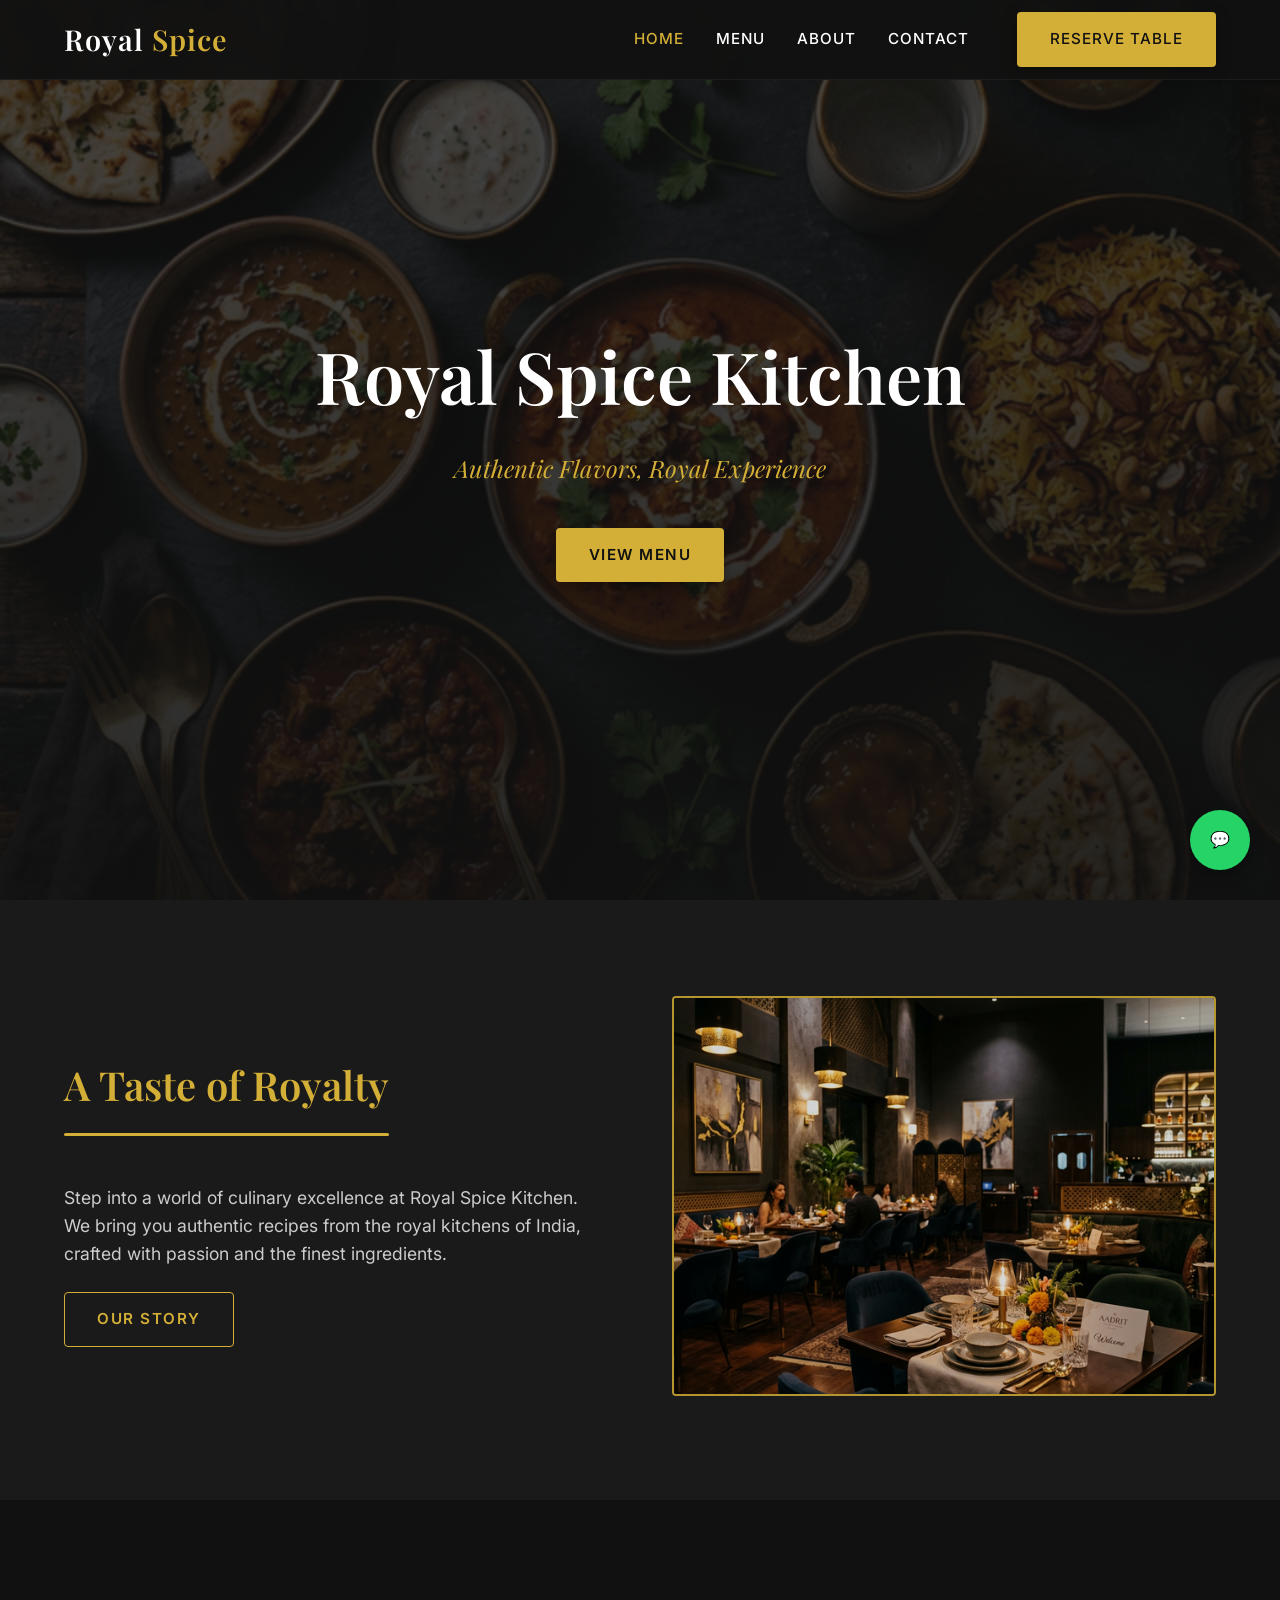
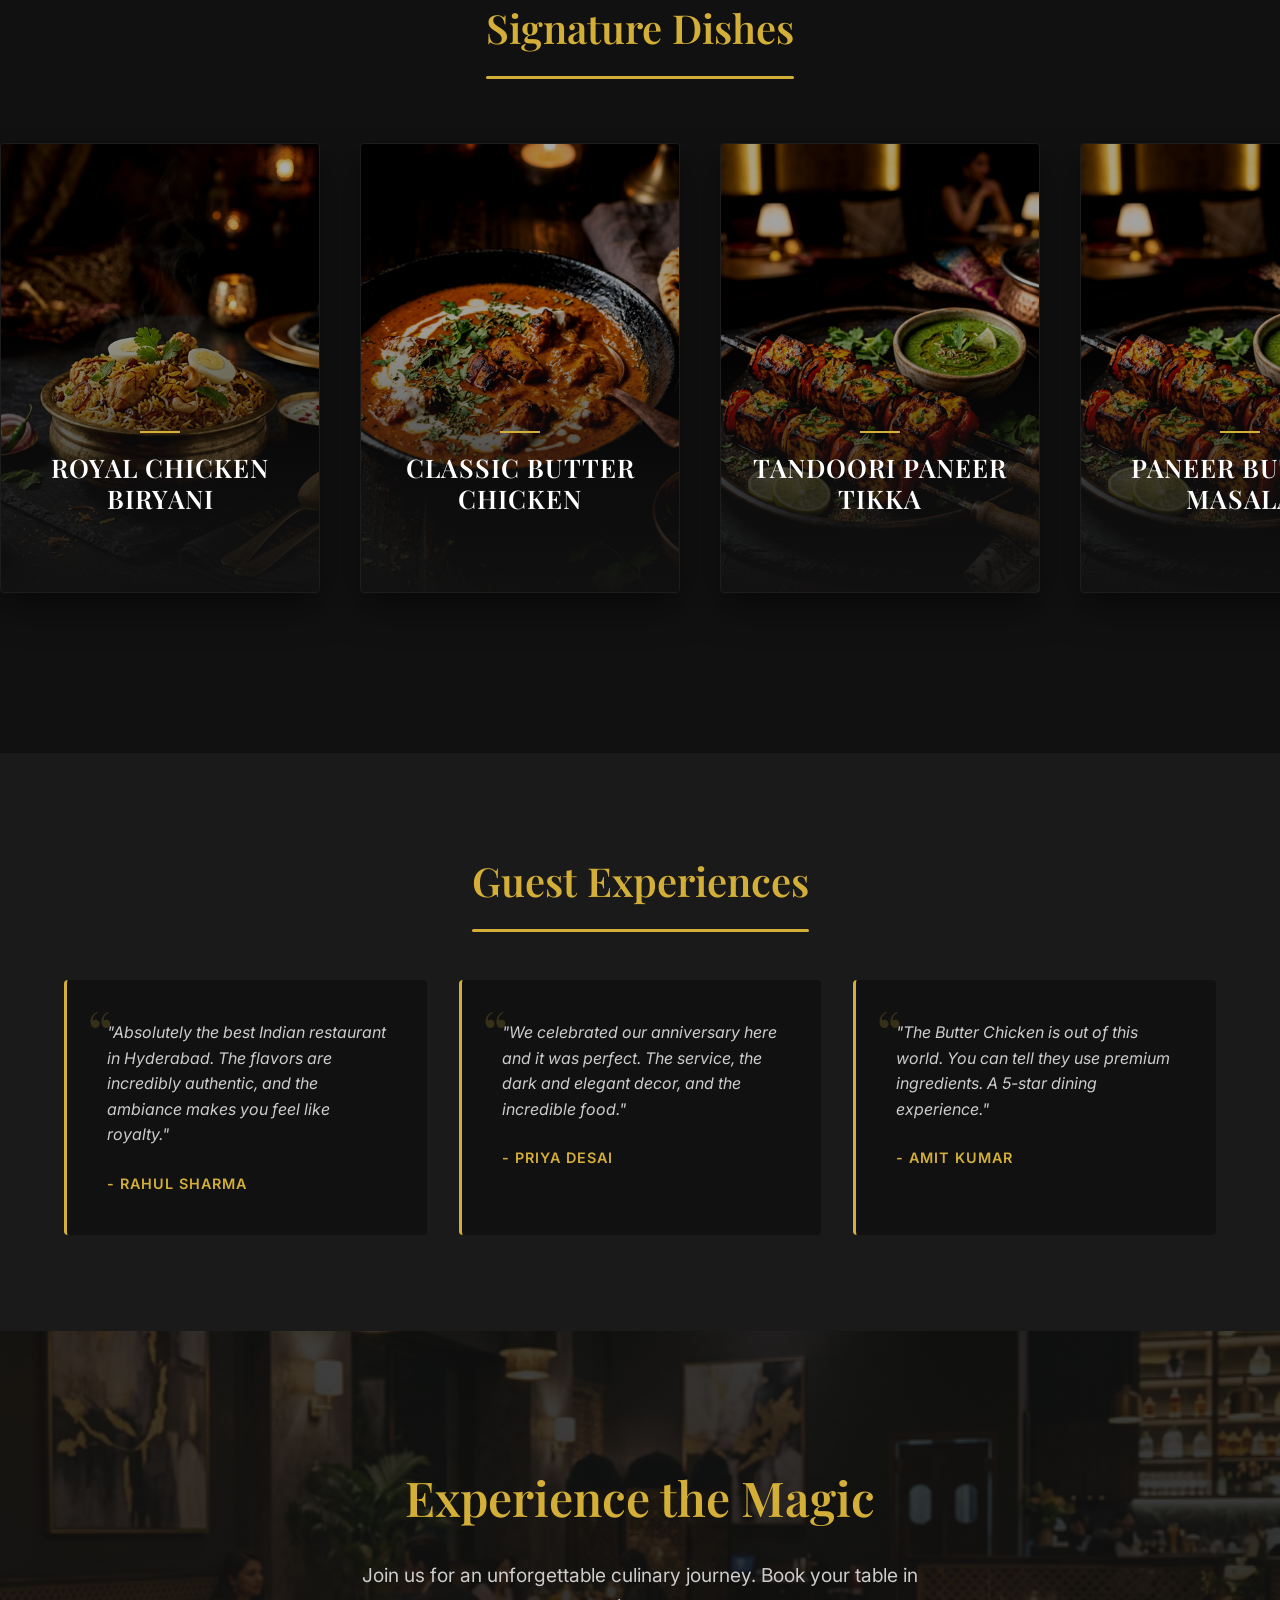
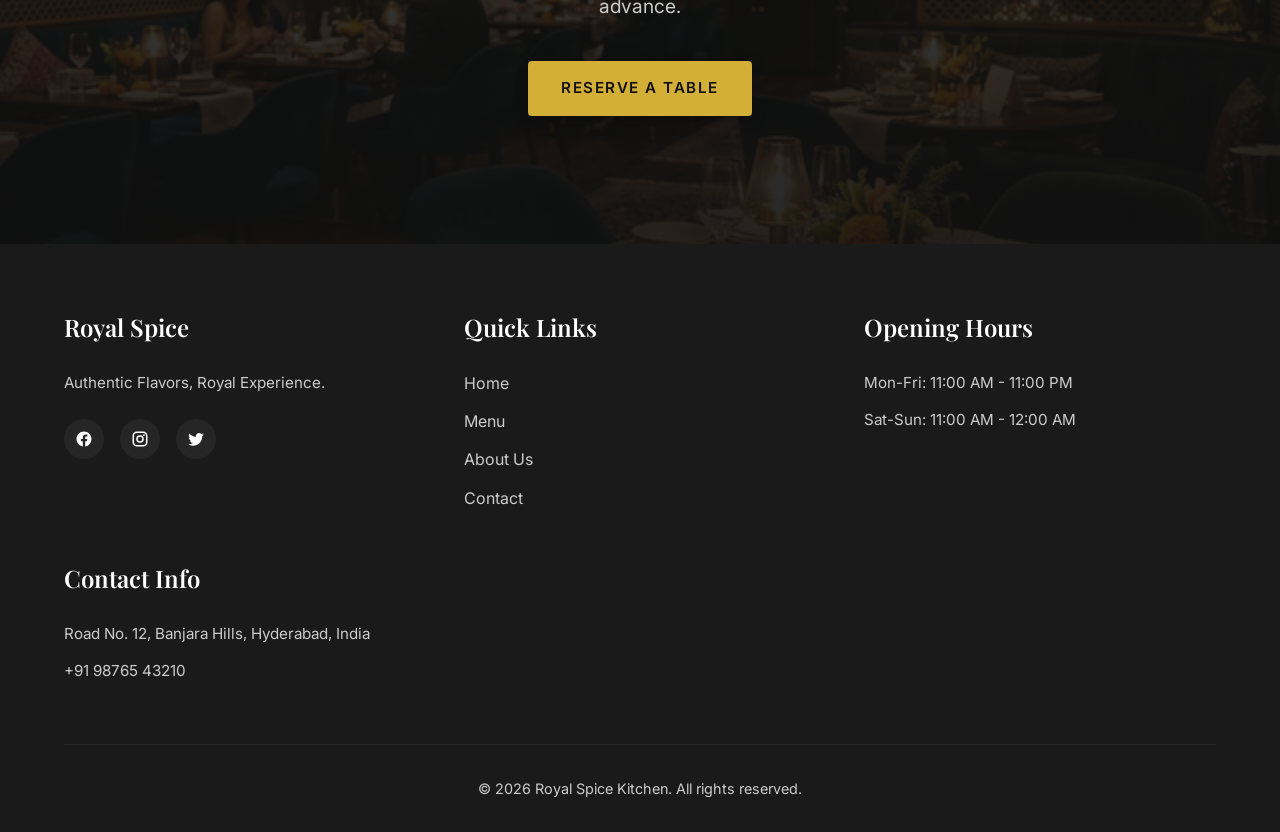
<file: index.html>
<!DOCTYPE html>
<html lang="en">

<head>
    <meta charset="UTF-8">
    <meta name="viewport" content="width=device-width, initial-scale=1.0">
    <title>Royal Spice Kitchen | Authentic Flavors</title>
    <!-- Google Fonts -->
    <link rel="preconnect" href="https://fonts.googleapis.com">
    <link rel="preconnect" href="https://fonts.gstatic.com" crossorigin>
    <link
        href="https://fonts.googleapis.com/css2?family=Inter:wght@300;400;500;600&family=Playfair+Display:wght@500;600;700&display=swap"
        rel="stylesheet">
    <!-- CSS -->
    <link rel="stylesheet" href="styles.css">
    <style>
        .hero {
            height: 100vh;
            background: linear-gradient(rgba(17, 17, 17, 0.75), rgba(17, 17, 17, 0.9)), url('images/hero_bg_1773443229799.png') center/cover no-repeat;
            display: flex;
            align-items: center;
            justify-content: center;
            text-align: center;
            padding: 0 5%;
        }

        .hero-content h1 {
            font-size: 4.5rem;
            margin-bottom: 1rem;
            color: var(--text-main);
            animation: fadeIn 1s ease forwards;
        }

        .hero-content p {
            font-size: 1.5rem;
            color: var(--accent-color);
            margin-bottom: 2.5rem;
            font-family: 'Playfair Display', serif;
            font-style: italic;
            animation: fadeIn 1.2s ease forwards;
        }

        .about-preview {
            background-color: var(--bg-light);
        }

        .about-container {
            display: grid;
            grid-template-columns: 1fr 1fr;
            gap: 4rem;
            align-items: center;
        }

        .about-image img {
            width: 100%;
            height: 400px;
            object-fit: cover;
            border-radius: 4px;
            border: 2px solid var(--accent-color);
            filter: brightness(0.85);
            transition: all 0.5s ease;
        }

        .about-image:hover img {
            filter: brightness(1);
            transform: scale(1.02);
        }

        .featured-dishes h2.section-title {
            padding-inline: 5%;
        }

        .dish-carousel-wrapper {
            width: 100%;
            overflow: hidden;
            padding: 1rem 0 4rem;
        }

        .dish-carousel {
            display: flex;
            gap: 2.5rem;
            width: max-content;
            animation: scrollCarousel 25s linear infinite;
        }

        .dish-carousel:hover {
            animation-play-state: paused;
        }

        @keyframes scrollCarousel {
            0% {
                transform: translateX(0);
            }
            100% {
                transform: translateX(calc(-1920px - 15rem)); /* 6 items * 320px + 6 items * 2.5rem */
            }
        }

        .dish-card {
            width: 320px;
            height: 450px;
            border-radius: 4px;
            /* Premium subtle rounding */
            position: relative;
            overflow: hidden;
            flex-shrink: 0;
            cursor: pointer;
            box-shadow: 0 15px 35px rgba(0, 0, 0, 0.5);
            transition: all 0.5s cubic-bezier(0.4, 0, 0.2, 1);
            border: 1px solid rgba(255, 255, 255, 0.05);
        }

        .dish-card::after {
            content: '';
            position: absolute;
            inset: 0;
            border: 1px solid var(--accent-color);
            opacity: 0;
            border-radius: 4px;
            transition: opacity 0.5s ease, transform 0.5s ease;
            transform: scale(0.95);
            pointer-events: none;
            z-index: 3;
        }

        .dish-card:hover {
            transform: translateY(-10px);
            box-shadow: 0 20px 40px rgba(0, 0, 0, 0.8);
            border-color: rgba(212, 175, 55, 0.2);
        }

        .dish-card:hover::after {
            opacity: 0.5;
            transform: scale(1);
        }

        .dish-bg {
            width: 100%;
            height: 100%;
            object-fit: cover;
            transition: transform 0.8s ease, filter 0.5s ease;
            filter: brightness(0.65) contrast(1.1);
        }

        .dish-card:hover .dish-bg {
            transform: scale(1.08);
            /* Zoom on hover */
            filter: brightness(0.75) contrast(1.1);
        }

        .dish-overlay {
            position: absolute;
            bottom: 0;
            left: 0;
            width: 100%;
            height: 60%;
            background: linear-gradient(to top, rgba(17, 17, 17, 0.95) 0%, rgba(17, 17, 17, 0.7) 40%, transparent 100%);
            display: flex;
            flex-direction: column;
            justify-content: flex-end;
            align-items: center;
            text-align: center;
            padding: 2.5rem 1.5rem;
            z-index: 2;
        }

        .dish-overlay::before {
            content: '';
            width: 40px;
            height: 2px;
            background-color: var(--accent-color);
            margin-bottom: 1.2rem;
            transition: width 0.4s ease;
        }

        .dish-card:hover .dish-overlay::before {
            width: 80px;
        }

        .dish-overlay h3 {
            font-family: 'Playfair Display', serif;
            font-size: 1.6rem;
            color: var(--text-main);
            margin-bottom: 0.5rem;
            line-height: 1.2;
            letter-spacing: 1px;
            transition: transform 0.4s ease;
        }

        .dish-overlay p {
            color: var(--accent-color);
            font-weight: 500;
            font-size: 1.2rem;
            letter-spacing: 2px;
            opacity: 0;
            transform: translateY(15px);
            transition: all 0.4s ease;
        }

        .dish-card:hover .dish-overlay p {
            opacity: 1;
            transform: translateY(0);
        }



        .testimonials {
            background-color: var(--bg-light);
        }

        .testimonial-grid {
            display: grid;
            grid-template-columns: repeat(auto-fit, minmax(300px, 1fr));
            gap: 2rem;
        }

        .testimonial-card {
            background-color: var(--bg-color);
            padding: 2.5rem;
            border-radius: 4px;
            border-left: 3px solid var(--accent-color);
            position: relative;
        }

        .testimonial-card::before {
            content: '\201C';
            font-family: 'Playfair Display', serif;
            font-size: 4rem;
            color: rgba(212, 175, 55, 0.2);
            position: absolute;
            top: 20px;
            left: 20px;
            line-height: 1;
        }

        .testimonial-text {
            font-style: italic;
            color: var(--text-muted);
            margin-bottom: 1.5rem;
            position: relative;
            z-index: 1;
        }

        .testimonial-author {
            color: var(--accent-color);
            font-weight: 600;
            text-transform: uppercase;
            letter-spacing: 1px;
            font-size: 0.9rem;
        }

        .cta-section {
            text-align: center;
            background: linear-gradient(rgba(17, 17, 17, 0.8), rgba(17, 17, 17, 0.9)), url('images/restaurant_interior_1773443412893.png') center/cover fixed;
            padding: 8rem 5%;
        }

        .cta-section h2 {
            font-size: 3rem;
            margin-bottom: 1.5rem;
        }

        .cta-section p {
            font-size: 1.2rem;
            color: var(--text-muted);
            margin-bottom: 2.5rem;
            max-width: 600px;
            margin-inline: auto;
        }

        @media (max-width: 768px) {
            .hero-content h1 {
                font-size: 3rem;
            }

            .about-container {
                grid-template-columns: 1fr;
            }
        }
    </style>
</head>

<body>

    <nav class="navbar">
        <div class="nav-brand">
            <a href="index.html">
                <h2>Royal <span>Spice</span></h2>
            </a>
        </div>
        <div class="menu-toggle">
            <span></span><span></span><span></span>
        </div>
        <div class="nav-links">
            <a href="index.html" class="nav-item">Home</a>
            <a href="menu.html" class="nav-item">Menu</a>
            <a href="about.html" class="nav-item">About</a>
            <a href="contact.html" class="nav-item">Contact</a>
            <a href="contact.html" class="btn btn-primary" style="margin-left: 1rem;">Reserve Table</a>
        </div>
    </nav>

    <section class="hero">
        <div class="hero-content">
            <h1>Royal Spice Kitchen</h1>
            <p>Authentic Flavors, Royal Experience</p>
            <a href="menu.html" class="btn btn-primary fade-in" style="animation-delay: 0.3s;">View Menu</a>
        </div>
    </section>

    <section class="about-preview fade-in-section">
        <div class="about-container">
            <div class="about-text">
                <h2 class="section-title" style="text-align: left; margin-inline: 0;">A Taste of Royalty</h2>
                <p style="margin-bottom: 1.5rem; color: var(--text-muted); font-size: 1.1rem;">Step into a world of
                    culinary excellence at Royal Spice Kitchen. We bring you authentic recipes from the royal kitchens
                    of India, crafted with passion and the finest ingredients.</p>
                <a href="about.html" class="btn btn-outline">Our Story</a>
            </div>
            <div class="about-image">
                <img src="images/restaurant_interior_1773443412893.png" alt="Restaurant Interior" loading="lazy">
            </div>
        </div>
    </section>

    <section class="featured-dishes fade-in-section" style="padding-inline: 0; overflow: hidden;">
        <h2 class="section-title">Signature Dishes</h2>
        <div class="dish-carousel-wrapper">
            <div class="dish-carousel">
                <!-- Original set -->
                <div class="dish-card">
                    <img src="images/dish_biryani_1773443363297.png" alt="Chicken Biryani" class="dish-bg">
                    <div class="dish-overlay">
                        <h3>ROYAL CHICKEN BIRYANI</h3>
                        <p>₹320</p>
                    </div>
                </div>
                <div class="dish-card">
                    <img src="images/dish_butter_chicken_1773443377735.png" alt="Butter Chicken" class="dish-bg">
                    <div class="dish-overlay">
                        <h3>CLASSIC BUTTER CHICKEN</h3>
                        <p>₹350</p>
                    </div>
                </div>
                <div class="dish-card">
                    <img src="images/dish_paneer_1773443394410.png" alt="Paneer Tikka" class="dish-bg">
                    <div class="dish-overlay">
                        <h3>TANDOORI PANEER TIKKA</h3>
                        <p>₹280</p>
                    </div>
                </div>
                <div class="dish-card">
                    <img src="images/dish_paneer_1773443394410.png" alt="Paneer Butter Masala" class="dish-bg">
                    <div class="dish-overlay">
                        <h3>PANEER BUTTER MASALA</h3>
                        <p>₹300</p>
                    </div>
                </div>
                <div class="dish-card">
                    <img src="images/chole kulchey.png " alt="Spiced Lassi" class="dish-bg">
                    <div class="dish-overlay">
                        <h3>Chole Kulchey</h3>
                        <p>₹250</p>
                    </div>
                </div>
                <div class="dish-card">
                    <img src="images/gulab jamun delight.png" alt="Gulab Jamun" class="dish-bg">
                    <div class="dish-overlay">
                        <h3>GULAB JAMUN DELIGHT</h3>
                        <p>₹90</p>
                    </div>
                </div>
                <!-- Duplicate set for infinite scroll -->
                <div class="dish-card">
                    <img src="images/dish_biryani_1773443363297.png" alt="Chicken Biryani" class="dish-bg">
                    <div class="dish-overlay">
                        <h3>ROYAL CHICKEN BIRYANI</h3>
                        <p>₹320</p>
                    </div>
                </div>
                <div class="dish-card">
                    <img src="images/dish_butter_chicken_1773443377735.png" alt="Butter Chicken" class="dish-bg">
                    <div class="dish-overlay">
                        <h3>CLASSIC BUTTER CHICKEN</h3>
                        <p>₹350</p>
                    </div>
                </div>
                <div class="dish-card">
                    <img src="images/dish_paneer_1773443394410.png" alt="Paneer Tikka" class="dish-bg">
                    <div class="dish-overlay">
                        <h3>TANDOORI PANEER TIKKA</h3>
                        <p>₹280</p>
                    </div>
                </div>
                <div class="dish-card">
                    <img src="images/dish_paneer_1773443394410.png" alt="Paneer Butter Masala" class="dish-bg">
                    <div class="dish-overlay">
                        <h3>PANEER BUTTER MASALA</h3>
                        <p>₹300</p>
                    </div>
                </div>
                <div class="dish-card">
                    <img src="images/chole kulchey.png " alt="Spiced Lassi" class="dish-bg">
                    <div class="dish-overlay">
                        <h3>Chole Kulchey</h3>
                        <p>₹250</p>
                    </div>
                </div>
                <div class="dish-card">
                    <img src="images/gulab jamun delight.png" alt="Gulab Jamun" class="dish-bg">
                    <div class="dish-overlay">
                        <h3>GULAB JAMUN DELIGHT</h3>
                        <p>₹90</p>
                    </div>
                </div>
                <!-- Second Duplicate set to ensure no blank spaces on ultrawide monitors -->
                <div class="dish-card">
                    <img src="images/dish_biryani_1773443363297.png" alt="Chicken Biryani" class="dish-bg">
                    <div class="dish-overlay">
                        <h3>ROYAL CHICKEN BIRYANI</h3>
                        <p>₹320</p>
                    </div>
                </div>
                <div class="dish-card">
                    <img src="images/dish_butter_chicken_1773443377735.png" alt="Butter Chicken" class="dish-bg">
                    <div class="dish-overlay">
                        <h3>CLASSIC BUTTER CHICKEN</h3>
                        <p>₹350</p>
                    </div>
                </div>
                <div class="dish-card">
                    <img src="images/dish_paneer_1773443394410.png" alt="Paneer Tikka" class="dish-bg">
                    <div class="dish-overlay">
                        <h3>TANDOORI PANEER TIKKA</h3>
                        <p>₹280</p>
                    </div>
                </div>
                <div class="dish-card">
                    <img src="images/dish_paneer_1773443394410.png" alt="Paneer Butter Masala" class="dish-bg">
                    <div class="dish-overlay">
                        <h3>PANEER BUTTER MASALA</h3>
                        <p>₹300</p>
                    </div>
                </div>
                <div class="dish-card">
                    <img src="images/chole kulchey.png " alt="Spiced Lassi" class="dish-bg">
                    <div class="dish-overlay">
                        <h3>Chole Kulchey</h3>
                        <p>₹250</p>
                    </div>
                </div>
                <div class="dish-card">
                    <img src="images/gulab jamun delight.png" alt="Gulab Jamun" class="dish-bg">
                    <div class="dish-overlay">
                        <h3>GULAB JAMUN DELIGHT</h3>
                        <p>₹90</p>
                    </div>
                </div>
            </div>
        </div>
    </section>

    <section class="testimonials fade-in-section">
        <h2 class="section-title">Guest Experiences</h2>
        <div class="testimonial-grid">
            <div class="testimonial-card">
                <p class="testimonial-text">"Absolutely the best Indian restaurant in Hyderabad. The flavors are
                    incredibly authentic, and the ambiance makes you feel like royalty."</p>
                <div class="testimonial-author">- Rahul Sharma</div>
            </div>
            <div class="testimonial-card">
                <p class="testimonial-text">"We celebrated our anniversary here and it was perfect. The service, the
                    dark and elegant decor, and the incredible food."</p>
                <div class="testimonial-author">- Priya Desai</div>
            </div>
            <div class="testimonial-card">
                <p class="testimonial-text">"The Butter Chicken is out of this world. You can tell they use premium
                    ingredients. A 5-star dining experience."</p>
                <div class="testimonial-author">- Amit Kumar</div>
            </div>
        </div>
    </section>

    <section class="cta-section fade-in-section">
        <h2>Experience the Magic</h2>
        <p>Join us for an unforgettable culinary journey. Book your table in advance.</p>
        <a href="contact.html" class="btn btn-primary">Reserve a Table</a>
    </section>

    <!-- Footer ... -->
    <footer>
        <div class="footer-content">
            <div class="footer-col">
                <h3>Royal <span>Spice</span></h3>
                <p>Authentic Flavors, Royal Experience.</p>
                <div class="social-links">
                    <a href="#" aria-label="Facebook"><svg viewBox="0 0 24 24"><path d="M12 2.04c-5.5 0-10 4.48-10 10.02 0 5 3.66 9.15 8.44 9.9v-7H7.9v-2.9h2.54V9.85c0-2.51 1.49-3.89 3.78-3.89 1.09 0 2.23.19 2.23.19v2.47h-1.26c-1.24 0-1.63.77-1.63 1.56v1.88h2.78l-.45 2.9h-2.33v7a10 10 0 0 0 8.44-9.9c0-5.54-4.5-10.02-10-10.02z"/></svg></a>
                    <a href="#" aria-label="Instagram"><svg viewBox="0 0 24 24"><path d="M7.8 2h8.4C19.4 2 22 4.6 22 7.8v8.4a5.8 5.8 0 0 1-5.8 5.8H7.8C4.6 22 2 19.4 2 16.2V7.8A5.8 5.8 0 0 1 7.8 2zm-.2 2A3.6 3.6 0 0 0 4 7.6v8.8C4 18.39 5.61 20 7.6 20h8.8a3.6 3.6 0 0 0 3.6-3.6V7.6C20 5.61 18.39 4 16.4 4H7.6zm9.65 1.5a1.25 1.25 0 0 1 1.25 1.25A1.25 1.25 0 0 1 17.25 8 1.25 1.25 0 0 1 16 6.75a1.25 1.25 0 0 1 1.25-1.25zM12 7a5 5 0 0 1 5 5 5 5 0 0 1-5 5 5 5 0 0 1-5-5 5 5 0 0 1 5-5zm0 2a3 3 0 0 0-3 3 3 3 0 0 0 3 3 3 3 0 0 0 3-3 3 3 0 0 0-3-3z"/></svg></a>
                    <a href="#" aria-label="Twitter"><svg viewBox="0 0 24 24"><path d="M22.46 6c-.77.35-1.6.58-2.46.69.88-.53 1.56-1.37 1.88-2.38-.83.5-1.75.85-2.72 1.05C18.37 4.5 17.26 4 16 4c-2.35 0-4.27 1.92-4.27 4.29 0 .34.04.67.11.98C8.28 9.09 5.11 7.38 3 4.79c-.37.63-.58 1.37-.58 2.15 0 1.49.75 2.81 1.91 3.56-.71 0-1.37-.2-1.95-.5v.03c0 2.08 1.48 3.82 3.44 4.21a4.22 4.22 0 0 1-1.93.07 4.28 4.28 0 0 0 4 2.98 8.521 8.521 0 0 1-5.33 1.84c-.34 0-.68-.02-1.02-.06C3.44 20.29 5.7 21 8.12 21 16 21 20.33 14.46 20.33 8.79c0-.19 0-.37-.01-.56.84-.6 1.56-1.36 2.14-2.23z"/></svg></a>
                </div>
            </div>
            <div class="footer-col">
                <h3>Quick Links</h3>
                <ul style="display: flex; flex-direction: column; gap: 0.8rem;">
                    <li><a href="index.html" style="color: var(--text-muted); transition: color 0.3s;">Home</a></li>
                    <li><a href="menu.html" style="color: var(--text-muted); transition: color 0.3s;">Menu</a></li>
                    <li><a href="about.html" style="color: var(--text-muted); transition: color 0.3s;">About Us</a></li>
                    <li><a href="contact.html" style="color: var(--text-muted); transition: color 0.3s;">Contact</a>
                    </li>
                </ul>
            </div>
            <div class="footer-col">
                <h3>Opening Hours</h3>
                <p>Mon-Fri: 11:00 AM - 11:00 PM</p>
                <p>Sat-Sun: 11:00 AM - 12:00 AM</p>
            </div>
            <div class="footer-col">
                <h3>Contact Info</h3>
                <p>Road No. 12, Banjara Hills, Hyderabad, India</p>
                <p>+91 98765 43210</p>
            </div>
        </div>
        <div class="footer-bottom">&copy; 2026 Royal Spice Kitchen. All rights reserved.</div>
    </footer>

    <a href="https://wa.me/919876543210" target="_blank" class="whatsapp-btn" aria-label="Chat on WhatsApp">💬</a>

    <script src="script.js"></script>
</body>

</html>
</file>
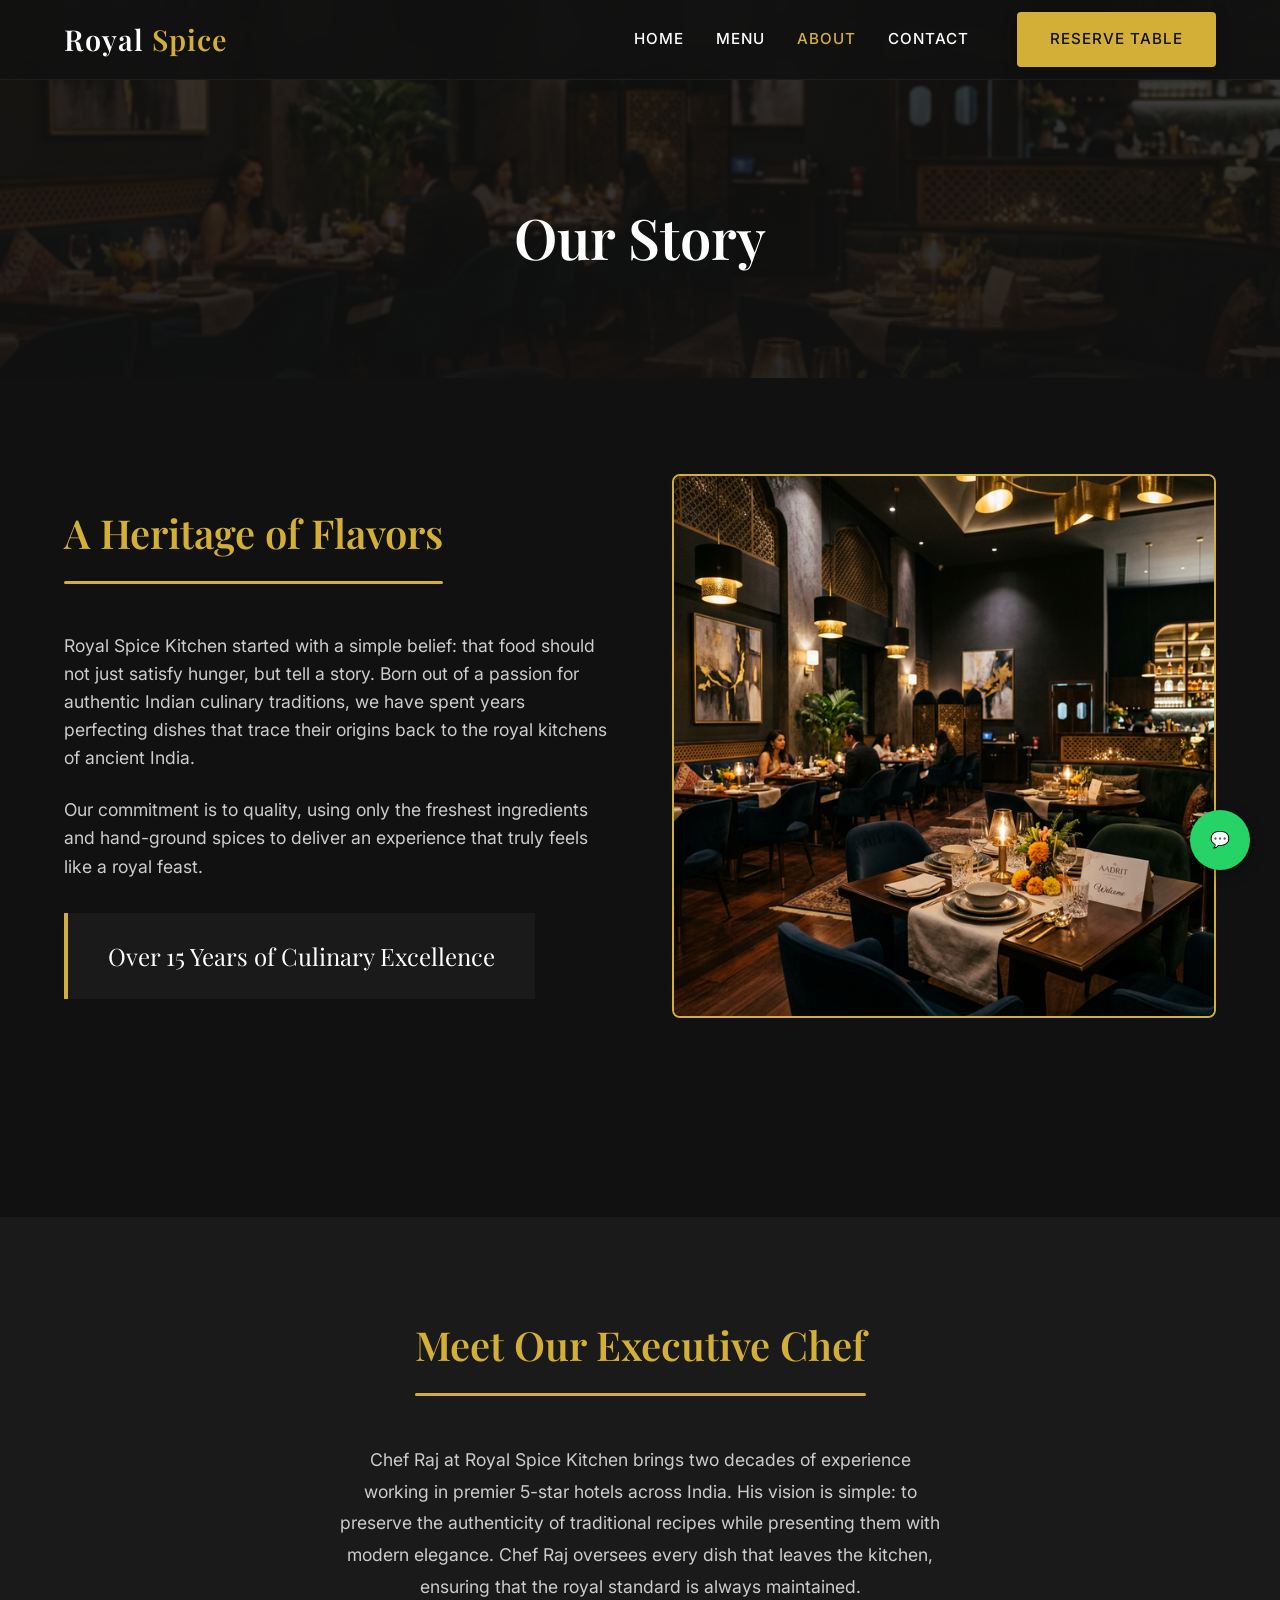
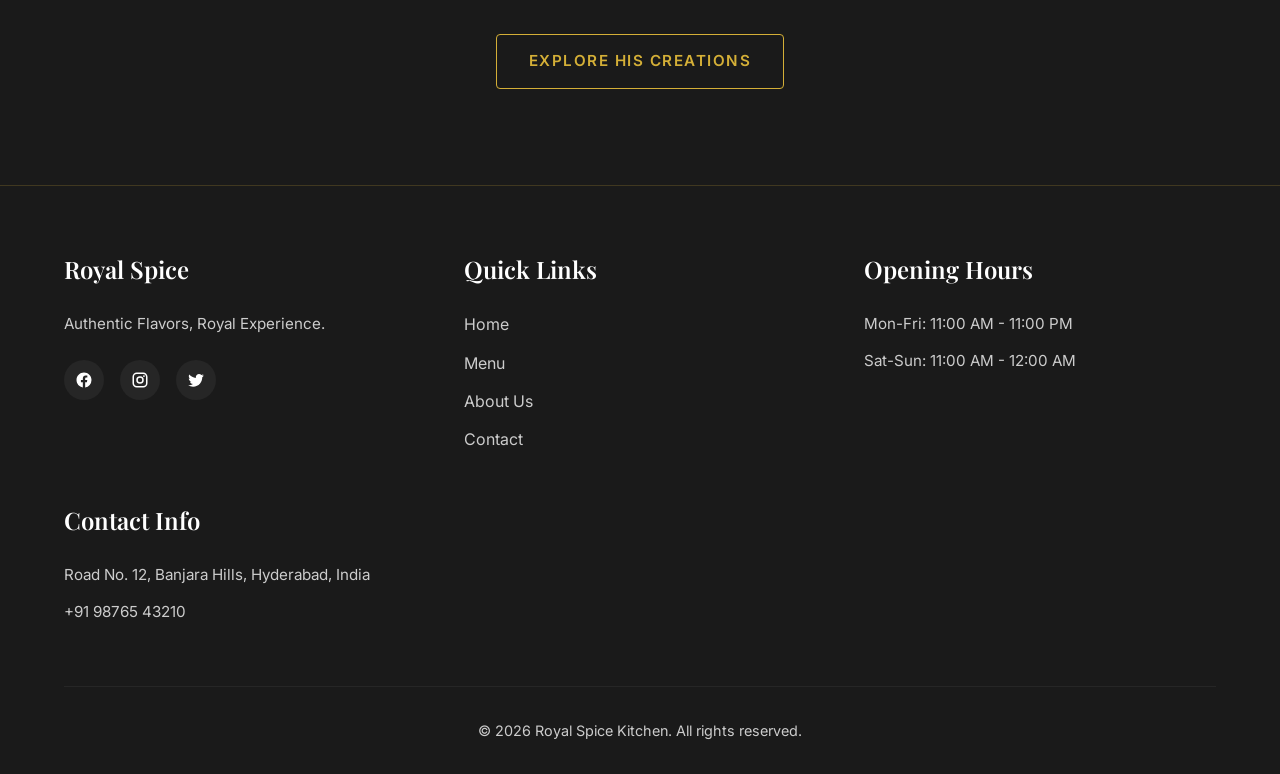
<file: about.html>
<!DOCTYPE html>
<html lang="en">
<head>
    <meta charset="UTF-8">
    <meta name="viewport" content="width=device-width, initial-scale=1.0">
    <title>About Us | Royal Spice Kitchen</title>
    <!-- Google Fonts -->
    <link rel="preconnect" href="https://fonts.googleapis.com">
    <link rel="preconnect" href="https://fonts.gstatic.com" crossorigin>
    <link href="https://fonts.googleapis.com/css2?family=Inter:wght@300;400;500;600&family=Playfair+Display:wght@500;600;700&display=swap" rel="stylesheet">
    <!-- CSS -->
    <link rel="stylesheet" href="styles.css">
    <style>
        .page-header {
            background: linear-gradient(rgba(17, 17, 17, 0.8), rgba(17, 17, 17, 0.9)), url('images/restaurant_interior_1773443412893.png') center/cover;
            padding: 12rem 5% 6rem;
            text-align: center;
        }
        .page-title {
            font-size: 3.5rem;
            color: var(--text-main);
            animation: fadeIn 0.8s ease;
        }

        .about-story {
            display: grid; grid-template-columns: 1fr; gap: 4rem; align-items: center; margin-bottom: 6rem;
        }
        @media (min-width: 768px) {
            .about-story { grid-template-columns: 1fr 1fr; }
        }

        .about-image img {
            width: 100%; border-radius: 8px; border: 2px solid var(--accent-color);
        }

        .experience-badge {
            display: inline-block; padding: 1.5rem 2.5rem; background: var(--bg-light); border-left: 4px solid var(--accent-color);
            margin-top: 2rem; font-family: 'Playfair Display', serif; font-size: 1.5rem;
        }

        .chef-section {
            background-color: var(--bg-light);
            text-align: center;
        }
    </style>
</head>
<body>
    <nav class="navbar">
        <div class="nav-brand">
            <a href="index.html"><h2>Royal <span>Spice</span></h2></a>
        </div>
        <div class="menu-toggle"><span></span><span></span><span></span></div>
        <div class="nav-links">
            <a href="index.html" class="nav-item">Home</a>
            <a href="menu.html" class="nav-item">Menu</a>
            <a href="about.html" class="nav-item">About</a>
            <a href="contact.html" class="nav-item">Contact</a>
            <a href="contact.html" class="btn btn-primary" style="margin-left: 1rem;">Reserve Table</a>
        </div>
    </nav>

    <header class="page-header">
        <h1 class="page-title">Our Story</h1>
    </header>

    <section class="fade-in-section">
        <div class="about-story">
            <div class="about-text">
                <h2 class="section-title" style="text-align: left; margin-inline: 0;">A Heritage of Flavors</h2>
                <p style="color: var(--text-muted); font-size: 1.1rem; margin-bottom: 1.5rem;">
                    Royal Spice Kitchen started with a simple belief: that food should not just satisfy hunger, but tell a story. Born out of a passion for authentic Indian culinary traditions, we have spent years perfecting dishes that trace their origins back to the royal kitchens of ancient India.
                </p>
                <p style="color: var(--text-muted); font-size: 1.1rem;">
                    Our commitment is to quality, using only the freshest ingredients and hand-ground spices to deliver an experience that truly feels like a royal feast.
                </p>
                <div class="experience-badge">
                    Over 15 Years of Culinary Excellence
                </div>
            </div>
            <div class="about-image">
                <img src="images/restaurant_interior_1773443412893.png" alt="Interior" loading="lazy">
            </div>
        </div>
    </section>

    <section class="chef-section fade-in-section">
        <h2 class="section-title">Meet Our Executive Chef</h2>
        <p style="max-width: 600px; margin: 0 auto 2rem; color: var(--text-muted); font-size: 1.1rem; line-height: 1.8;">
            Chef Raj at Royal Spice Kitchen brings two decades of experience working in premier 5-star hotels across India. His vision is simple: to preserve the authenticity of traditional recipes while presenting them with modern elegance. Chef Raj oversees every dish that leaves the kitchen, ensuring that the royal standard is always maintained.
        </p>
        <a href="menu.html" class="btn btn-outline">Explore His Creations</a>
    </section>

    <footer>
        <div class="footer-content">
            <div class="footer-col">
                <h3>Royal <span>Spice</span></h3>
                <p>Authentic Flavors, Royal Experience.</p>
                <div class="social-links">
                    <a href="#" aria-label="Facebook"><svg viewBox="0 0 24 24"><path d="M12 2.04c-5.5 0-10 4.48-10 10.02 0 5 3.66 9.15 8.44 9.9v-7H7.9v-2.9h2.54V9.85c0-2.51 1.49-3.89 3.78-3.89 1.09 0 2.23.19 2.23.19v2.47h-1.26c-1.24 0-1.63.77-1.63 1.56v1.88h2.78l-.45 2.9h-2.33v7a10 10 0 0 0 8.44-9.9c0-5.54-4.5-10.02-10-10.02z"/></svg></a>
                    <a href="#" aria-label="Instagram"><svg viewBox="0 0 24 24"><path d="M7.8 2h8.4C19.4 2 22 4.6 22 7.8v8.4a5.8 5.8 0 0 1-5.8 5.8H7.8C4.6 22 2 19.4 2 16.2V7.8A5.8 5.8 0 0 1 7.8 2zm-.2 2A3.6 3.6 0 0 0 4 7.6v8.8C4 18.39 5.61 20 7.6 20h8.8a3.6 3.6 0 0 0 3.6-3.6V7.6C20 5.61 18.39 4 16.4 4H7.6zm9.65 1.5a1.25 1.25 0 0 1 1.25 1.25A1.25 1.25 0 0 1 17.25 8 1.25 1.25 0 0 1 16 6.75a1.25 1.25 0 0 1 1.25-1.25zM12 7a5 5 0 0 1 5 5 5 5 0 0 1-5 5 5 5 0 0 1-5-5 5 5 0 0 1 5-5zm0 2a3 3 0 0 0-3 3 3 3 0 0 0 3 3 3 3 0 0 0 3-3 3 3 0 0 0-3-3z"/></svg></a>
                    <a href="#" aria-label="Twitter"><svg viewBox="0 0 24 24"><path d="M22.46 6c-.77.35-1.6.58-2.46.69.88-.53 1.56-1.37 1.88-2.38-.83.5-1.75.85-2.72 1.05C18.37 4.5 17.26 4 16 4c-2.35 0-4.27 1.92-4.27 4.29 0 .34.04.67.11.98C8.28 9.09 5.11 7.38 3 4.79c-.37.63-.58 1.37-.58 2.15 0 1.49.75 2.81 1.91 3.56-.71 0-1.37-.2-1.95-.5v.03c0 2.08 1.48 3.82 3.44 4.21a4.22 4.22 0 0 1-1.93.07 4.28 4.28 0 0 0 4 2.98 8.521 8.521 0 0 1-5.33 1.84c-.34 0-.68-.02-1.02-.06C3.44 20.29 5.7 21 8.12 21 16 21 20.33 14.46 20.33 8.79c0-.19 0-.37-.01-.56.84-.6 1.56-1.36 2.14-2.23z"/></svg></a>
                </div>
            </div>
            <div class="footer-col">
                <h3>Quick Links</h3>
                <ul style="display: flex; flex-direction: column; gap: 0.8rem;">
                    <li><a href="index.html" style="color: var(--text-muted); transition: color 0.3s;">Home</a></li>
                    <li><a href="menu.html" style="color: var(--text-muted); transition: color 0.3s;">Menu</a></li>
                    <li><a href="about.html" style="color: var(--text-muted); transition: color 0.3s;">About Us</a></li>
                    <li><a href="contact.html" style="color: var(--text-muted); transition: color 0.3s;">Contact</a></li>
                </ul>
            </div>
            <div class="footer-col">
                <h3>Opening Hours</h3>
                <p>Mon-Fri: 11:00 AM - 11:00 PM</p>
                <p>Sat-Sun: 11:00 AM - 12:00 AM</p>
            </div>
            <div class="footer-col">
                <h3>Contact Info</h3>
                <p>Road No. 12, Banjara Hills, Hyderabad, India</p>
                <p>+91 98765 43210</p>
            </div>
        </div>
        <div class="footer-bottom">&copy; 2026 Royal Spice Kitchen. All rights reserved.</div>
    </footer>
    <a href="https://wa.me/919876543210" target="_blank" class="whatsapp-btn" aria-label="Chat on WhatsApp">💬</a>
    <script src="script.js"></script>
</body>
</html>
</file>
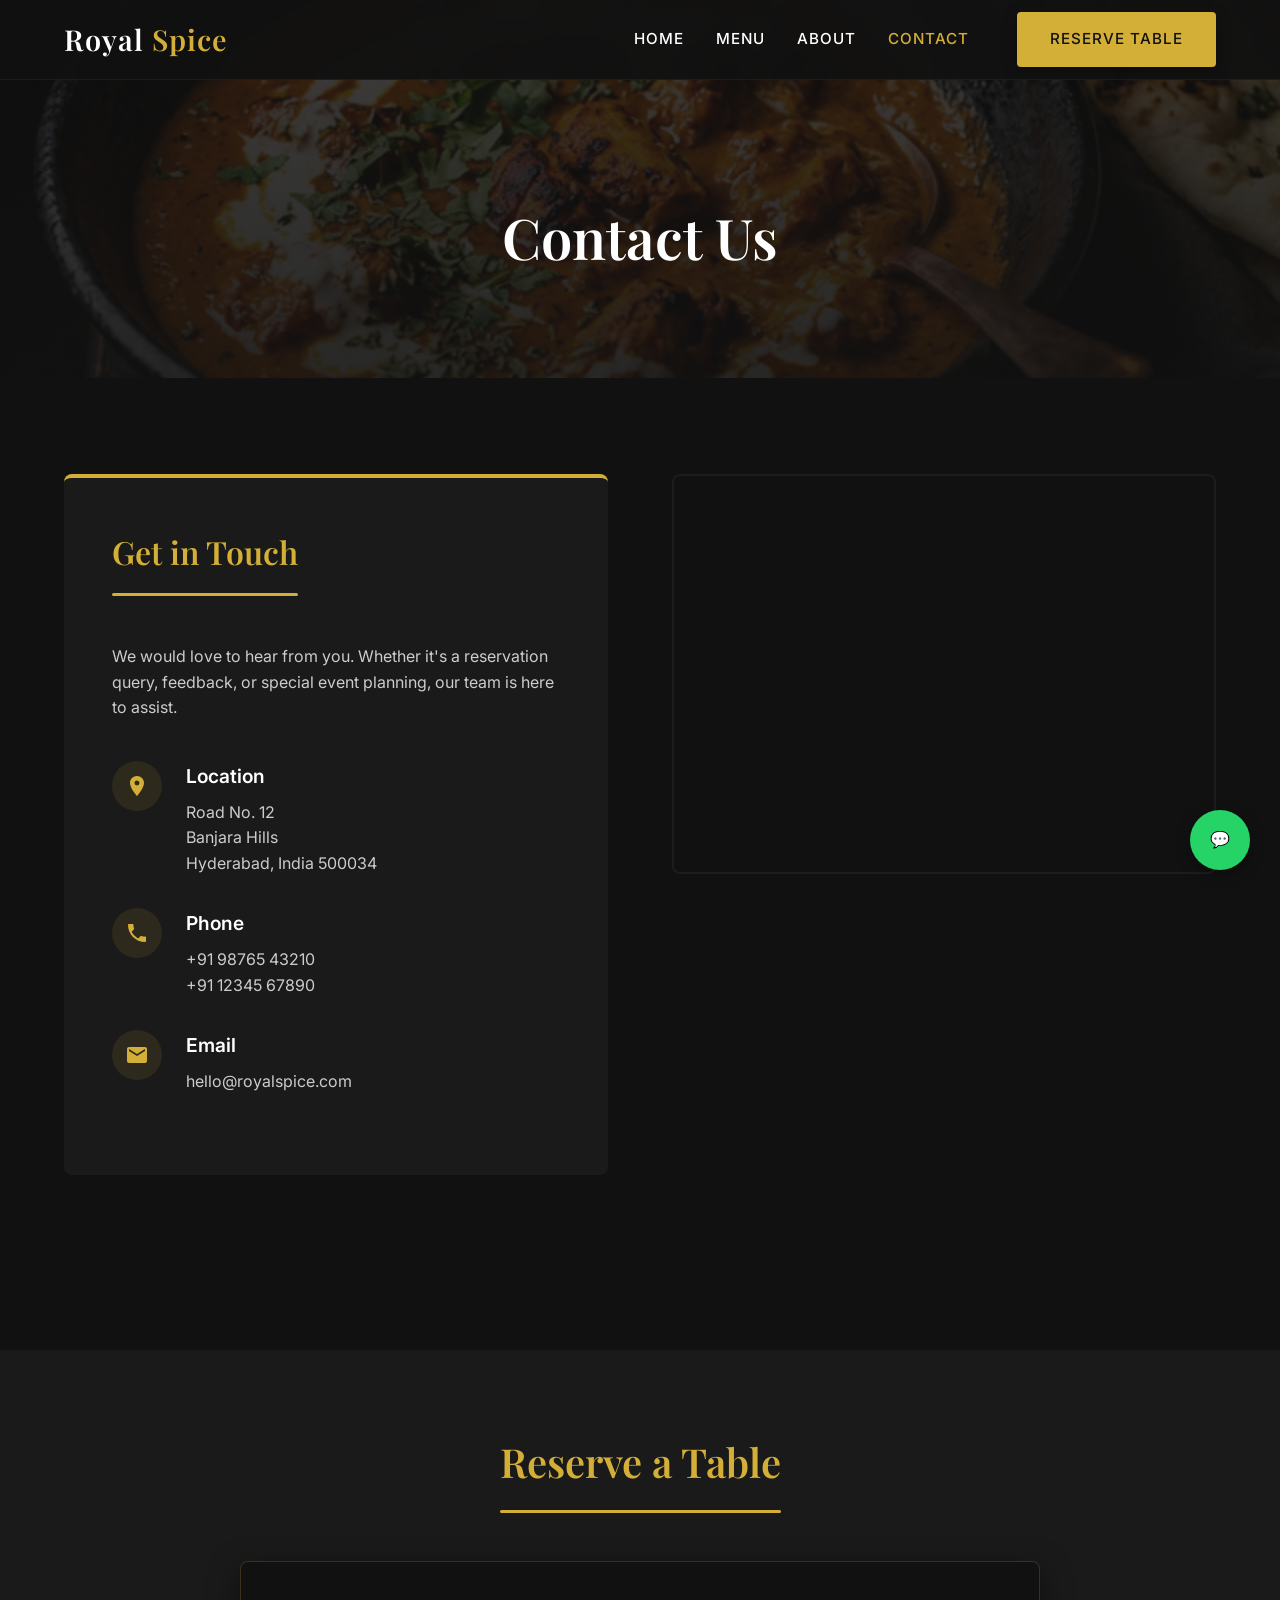
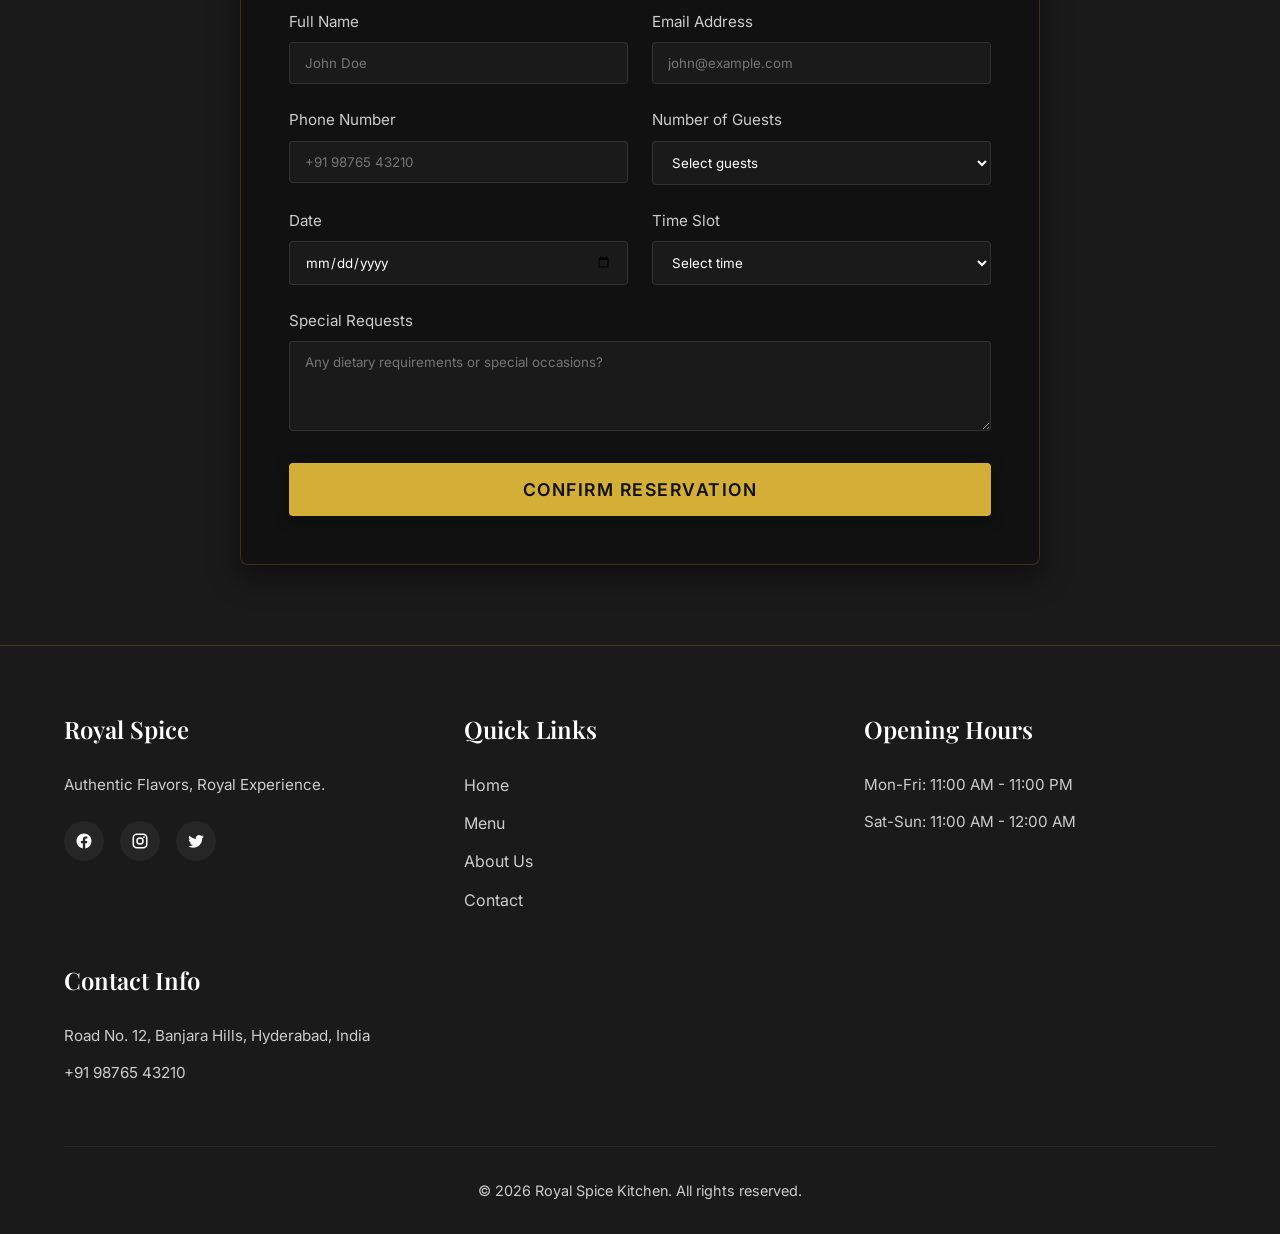
<file: contact.html>
<!DOCTYPE html>
<html lang="en">
<head>
    <meta charset="UTF-8">
    <meta name="viewport" content="width=device-width, initial-scale=1.0">
    <title>Contact & Reservations | Royal Spice Kitchen</title>
    <!-- Google Fonts -->
    <link rel="preconnect" href="https://fonts.googleapis.com">
    <link rel="preconnect" href="https://fonts.gstatic.com" crossorigin>
    <link href="https://fonts.googleapis.com/css2?family=Inter:wght@300;400;500;600&family=Playfair+Display:wght@500;600;700&display=swap" rel="stylesheet">
    <!-- CSS -->
    <link rel="stylesheet" href="styles.css">
    <style>
        .page-header {
            background: linear-gradient(rgba(17, 17, 17, 0.8), rgba(17, 17, 17, 0.9)), url('images/dish_butter_chicken_1773443377735.png') center/cover;
            padding: 12rem 5% 6rem;
            text-align: center;
        }
        .page-title {
            font-size: 3.5rem;
            color: var(--text-main);
            animation: fadeIn 0.8s ease;
        }
        
        .contact-container {
            display: grid;
            grid-template-columns: 1fr;
            gap: 4rem;
            margin-bottom: 5rem;
        }
        
        @media (min-width: 992px) {
            .contact-container { grid-template-columns: 1fr 1fr; }
        }

        .contact-info {
            background-color: var(--bg-light);
            padding: 3rem;
            border-radius: 8px;
            border-top: 4px solid var(--accent-color);
        }

        .info-item {
            display: flex;
            align-items: flex-start;
            gap: 1.5rem;
            margin-bottom: 2rem;
        }

        .info-icon {
            width: 50px;
            height: 50px;
            background-color: rgba(212, 175, 55, 0.1);
            border-radius: 50%;
            display: flex;
            justify-content: center;
            align-items: center;
            flex-shrink: 0;
        }
        
        .info-icon svg {
            fill: var(--accent-color);
            width: 24px;
            height: 24px;
        }

        .info-text h3 {
            font-family: 'Inter', sans-serif;
            font-size: 1.2rem;
            margin-bottom: 0.5rem;
            color: var(--text-main);
        }

        .info-text p {
            color: var(--text-muted);
        }

        .map-container {
            width: 100%;
            height: 400px;
            border-radius: 8px;
            overflow: hidden;
            border: 2px solid rgba(255,255,255,0.05);
        }

        .reservation-section {
            background-color: var(--bg-light);
            padding: 5rem 5%;
            margin: 0 -5%; /* Break out of section padding */
        }

        .form-container {
            max-width: 800px;
            margin: 0 auto;
            background-color: var(--bg-color);
            padding: 3rem;
            border-radius: 8px;
            box-shadow: 0 10px 30px rgba(0,0,0,0.5);
            border: 1px solid rgba(212, 175, 55, 0.2);
        }

        .form-group {
            margin-bottom: 1.5rem;
        }

        .form-row {
            display: grid;
            grid-template-columns: 1fr;
            gap: 1.5rem;
        }

        @media (min-width: 768px) {
            .form-row { grid-template-columns: 1fr 1fr; }
        }

        label {
            display: block;
            margin-bottom: 0.5rem;
            color: var(--text-muted);
            font-size: 0.95rem;
        }

        input, select, textarea {
            width: 100%;
            padding: 12px 15px;
            background-color: var(--bg-light);
            border: 1px solid rgba(255,255,255,0.1);
            color: var(--text-main);
            border-radius: 4px;
            font-family: 'Inter', sans-serif;
            transition: border-color 0.3s ease;
        }

        input:focus, select:focus, textarea:focus {
            outline: none;
            border-color: var(--accent-color);
        }
    </style>
</head>
<body>
    <nav class="navbar">
        <div class="nav-brand">
            <a href="index.html"><h2>Royal <span>Spice</span></h2></a>
        </div>
        <div class="menu-toggle"><span></span><span></span><span></span></div>
        <div class="nav-links">
            <a href="index.html" class="nav-item">Home</a>
            <a href="menu.html" class="nav-item">Menu</a>
            <a href="about.html" class="nav-item">About</a>
            <a href="contact.html" class="nav-item">Contact</a>
            <a href="contact.html#reservation" class="btn btn-primary" style="margin-left: 1rem;">Reserve Table</a>
        </div>
    </nav>

    <header class="page-header">
        <h1 class="page-title">Contact Us</h1>
    </header>

    <section class="fade-in-section">
        <div class="contact-container">
            <div class="contact-details">
                <div class="contact-info">
                    <h2 class="section-title" style="text-align: left; margin-inline: 0; font-size: 2rem;">Get in Touch</h2>
                    <p style="color: var(--text-muted); margin-bottom: 2.5rem;">We would love to hear from you. Whether it's a reservation query, feedback, or special event planning, our team is here to assist.</p>
                    
                    <div class="info-item">
                        <div class="info-icon">
                            <svg xmlns="http://www.w3.org/2000/svg" viewBox="0 0 24 24"><path d="M12 2C8.13 2 5 5.13 5 9c0 5.25 7 13 7 13s7-7.75 7-13c0-3.87-3.13-7-7-7zm0 9.5a2.5 2.5 0 0 1 0-5 2.5 2.5 0 0 1 0 5z"/></svg>
                        </div>
                        <div class="info-text">
                            <h3>Location</h3>
                            <p>Road No. 12<br>Banjara Hills<br>Hyderabad, India 500034</p>
                        </div>
                    </div>
                    
                    <div class="info-item">
                        <div class="info-icon">
                            <svg xmlns="http://www.w3.org/2000/svg" viewBox="0 0 24 24"><path d="M6.62 10.79c1.44 2.83 3.76 5.14 6.59 6.59l2.2-2.2c.27-.27.67-.36 1.02-.24 1.12.37 2.33.57 3.57.57.55 0 1 .45 1 1V20c0 .55-.45 1-1 1-9.39 0-17-7.61-17-17 0-.55.45-1 1-1h3.5c.55 0 1 .45 1 1 0 1.25.2 2.45.57 3.57.11.35.03.74-.25 1.02l-2.2 2.2z"/></svg>
                        </div>
                        <div class="info-text">
                            <h3>Phone</h3>
                            <p>+91 98765 43210<br>+91 12345 67890</p>
                        </div>
                    </div>
                    
                    <div class="info-item">
                        <div class="info-icon">
                            <svg xmlns="http://www.w3.org/2000/svg" viewBox="0 0 24 24"><path d="M20 4H4c-1.1 0-1.99.9-1.99 2L2 18c0 1.1.9 2 2 2h16c1.1 0 2-.9 2-2V6c0-1.1-.9-2-2-2zm0 4-8 5-8-5V6l8 5 8-5v2z"/></svg>
                        </div>
                        <div class="info-text">
                            <h3>Email</h3>
                            <p>hello@royalspice.com</p>
                        </div>
                    </div>
                </div>
            </div>
            
            <div class="map-container">
                <iframe src="https://www.google.com/maps/embed?pb=!1m18!1m12!1m3!1d15226.47161821415!2d78.43105435000001!3d17.4124971!2m3!1f0!2f0!3f0!3m2!1i1024!2i768!4f13.1!3m3!1m2!1s0x3bcb9712e022b7a9%3A0x7d656096dbfa74db!2sBanjara%20Hills%2C%20Hyderabad%2C%20Telangana!5e0!3m2!1sen!2sin!4v1709403164966!5m2!1sen!2sin" width="100%" height="100%" style="border:0;" allowfullscreen="" loading="lazy" referrerpolicy="no-referrer-when-downgrade"></iframe>
            </div>
        </div>
    </section>

    <section id="reservation" class="reservation-section fade-in-section">
        <h2 class="section-title">Reserve a Table</h2>
        <div class="form-container">
            <form id="reservation-form">
                <div class="form-row">
                    <div class="form-group">
                        <label for="name">Full Name</label>
                        <input type="text" id="name" required placeholder="John Doe">
                    </div>
                    <div class="form-group">
                        <label for="email">Email Address</label>
                        <input type="email" id="email" required placeholder="john@example.com">
                    </div>
                </div>
                
                <div class="form-row">
                    <div class="form-group">
                        <label for="phone">Phone Number</label>
                        <input type="tel" id="phone" required placeholder="+91 98765 43210">
                    </div>
                    <div class="form-group">
                        <label for="guests">Number of Guests</label>
                        <select id="guests" required>
                            <option value="">Select guests</option>
                            <option value="1">1 Person</option>
                            <option value="2">2 People</option>
                            <option value="3">3 People</option>
                            <option value="4">4 People</option>
                            <option value="5">5 People</option>
                            <option value="6">6+ People</option>
                        </select>
                    </div>
                </div>
                
                <div class="form-row">
                    <div class="form-group">
                        <label for="date">Date</label>
                        <input type="date" id="date" required>
                    </div>
                    <div class="form-group">
                        <label for="time">Time Slot</label>
                        <select id="time" required>
                            <option value="">Select time</option>
                            <option value="lunch1">12:00 PM - 01:00 PM</option>
                            <option value="lunch2">01:00 PM - 02:00 PM</option>
                            <option value="dinner1">07:00 PM - 08:30 PM</option>
                            <option value="dinner2">08:30 PM - 10:00 PM</option>
                            <option value="dinner3">10:00 PM - 11:30 PM</option>
                        </select>
                    </div>
                </div>
                
                <div class="form-group">
                    <label for="requests">Special Requests</label>
                    <textarea id="requests" rows="4" placeholder="Any dietary requirements or special occasions?"></textarea>
                </div>
                
                <button type="submit" class="btn btn-primary" style="width: 100%; font-size: 1.1rem; padding: 15px;">Confirm Reservation</button>
            </form>
        </div>
    </section>

    <footer>
        <div class="footer-content">
            <div class="footer-col">
                <h3>Royal <span>Spice</span></h3>
                <p>Authentic Flavors, Royal Experience.</p>
                <div class="social-links">
                    <a href="#" aria-label="Facebook"><svg viewBox="0 0 24 24"><path d="M12 2.04c-5.5 0-10 4.48-10 10.02 0 5 3.66 9.15 8.44 9.9v-7H7.9v-2.9h2.54V9.85c0-2.51 1.49-3.89 3.78-3.89 1.09 0 2.23.19 2.23.19v2.47h-1.26c-1.24 0-1.63.77-1.63 1.56v1.88h2.78l-.45 2.9h-2.33v7a10 10 0 0 0 8.44-9.9c0-5.54-4.5-10.02-10-10.02z"/></svg></a>
                    <a href="#" aria-label="Instagram"><svg viewBox="0 0 24 24"><path d="M7.8 2h8.4C19.4 2 22 4.6 22 7.8v8.4a5.8 5.8 0 0 1-5.8 5.8H7.8C4.6 22 2 19.4 2 16.2V7.8A5.8 5.8 0 0 1 7.8 2zm-.2 2A3.6 3.6 0 0 0 4 7.6v8.8C4 18.39 5.61 20 7.6 20h8.8a3.6 3.6 0 0 0 3.6-3.6V7.6C20 5.61 18.39 4 16.4 4H7.6zm9.65 1.5a1.25 1.25 0 0 1 1.25 1.25A1.25 1.25 0 0 1 17.25 8 1.25 1.25 0 0 1 16 6.75a1.25 1.25 0 0 1 1.25-1.25zM12 7a5 5 0 0 1 5 5 5 5 0 0 1-5 5 5 5 0 0 1-5-5 5 5 0 0 1 5-5zm0 2a3 3 0 0 0-3 3 3 3 0 0 0 3 3 3 3 0 0 0 3-3 3 3 0 0 0-3-3z"/></svg></a>
                    <a href="#" aria-label="Twitter"><svg viewBox="0 0 24 24"><path d="M22.46 6c-.77.35-1.6.58-2.46.69.88-.53 1.56-1.37 1.88-2.38-.83.5-1.75.85-2.72 1.05C18.37 4.5 17.26 4 16 4c-2.35 0-4.27 1.92-4.27 4.29 0 .34.04.67.11.98C8.28 9.09 5.11 7.38 3 4.79c-.37.63-.58 1.37-.58 2.15 0 1.49.75 2.81 1.91 3.56-.71 0-1.37-.2-1.95-.5v.03c0 2.08 1.48 3.82 3.44 4.21a4.22 4.22 0 0 1-1.93.07 4.28 4.28 0 0 0 4 2.98 8.521 8.521 0 0 1-5.33 1.84c-.34 0-.68-.02-1.02-.06C3.44 20.29 5.7 21 8.12 21 16 21 20.33 14.46 20.33 8.79c0-.19 0-.37-.01-.56.84-.6 1.56-1.36 2.14-2.23z"/></svg></a>
                </div>
            </div>
            <div class="footer-col">
                <h3>Quick Links</h3>
                <ul style="display: flex; flex-direction: column; gap: 0.8rem;">
                    <li><a href="index.html" style="color: var(--text-muted); transition: color 0.3s;">Home</a></li>
                    <li><a href="menu.html" style="color: var(--text-muted); transition: color 0.3s;">Menu</a></li>
                    <li><a href="about.html" style="color: var(--text-muted); transition: color 0.3s;">About Us</a></li>
                    <li><a href="contact.html" style="color: var(--text-muted); transition: color 0.3s;">Contact</a></li>
                </ul>
            </div>
            <div class="footer-col">
                <h3>Opening Hours</h3>
                <p>Mon-Fri: 11:00 AM - 11:00 PM</p>
                <p>Sat-Sun: 11:00 AM - 12:00 AM</p>
            </div>
            <div class="footer-col">
                <h3>Contact Info</h3>
                <p>Road No. 12, Banjara Hills, Hyderabad, India</p>
                <p>+91 98765 43210</p>
            </div>
        </div>
        <div class="footer-bottom">&copy; 2026 Royal Spice Kitchen. All rights reserved.</div>
    </footer>
    <a href="https://wa.me/919876543210" target="_blank" class="whatsapp-btn" aria-label="Chat on WhatsApp">💬</a>
    <script src="script.js"></script>
</body>
</html>
</file>
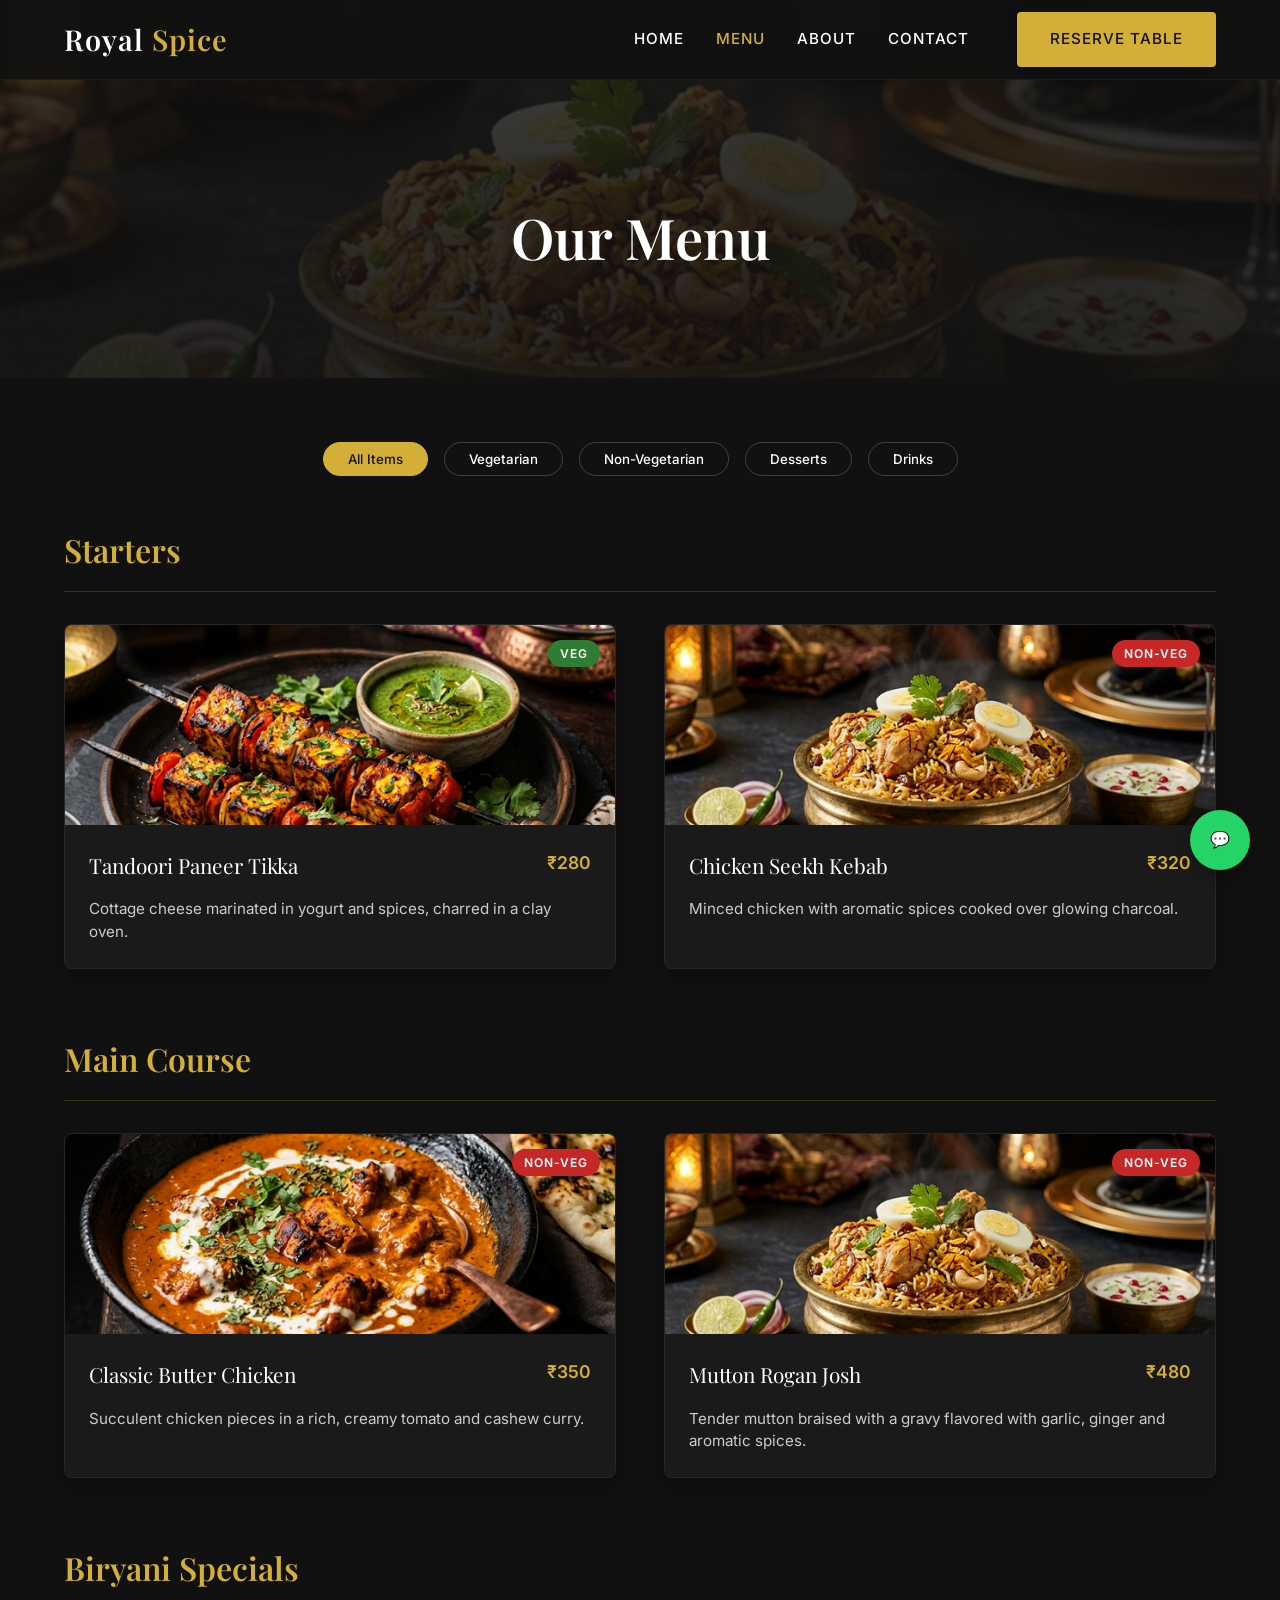
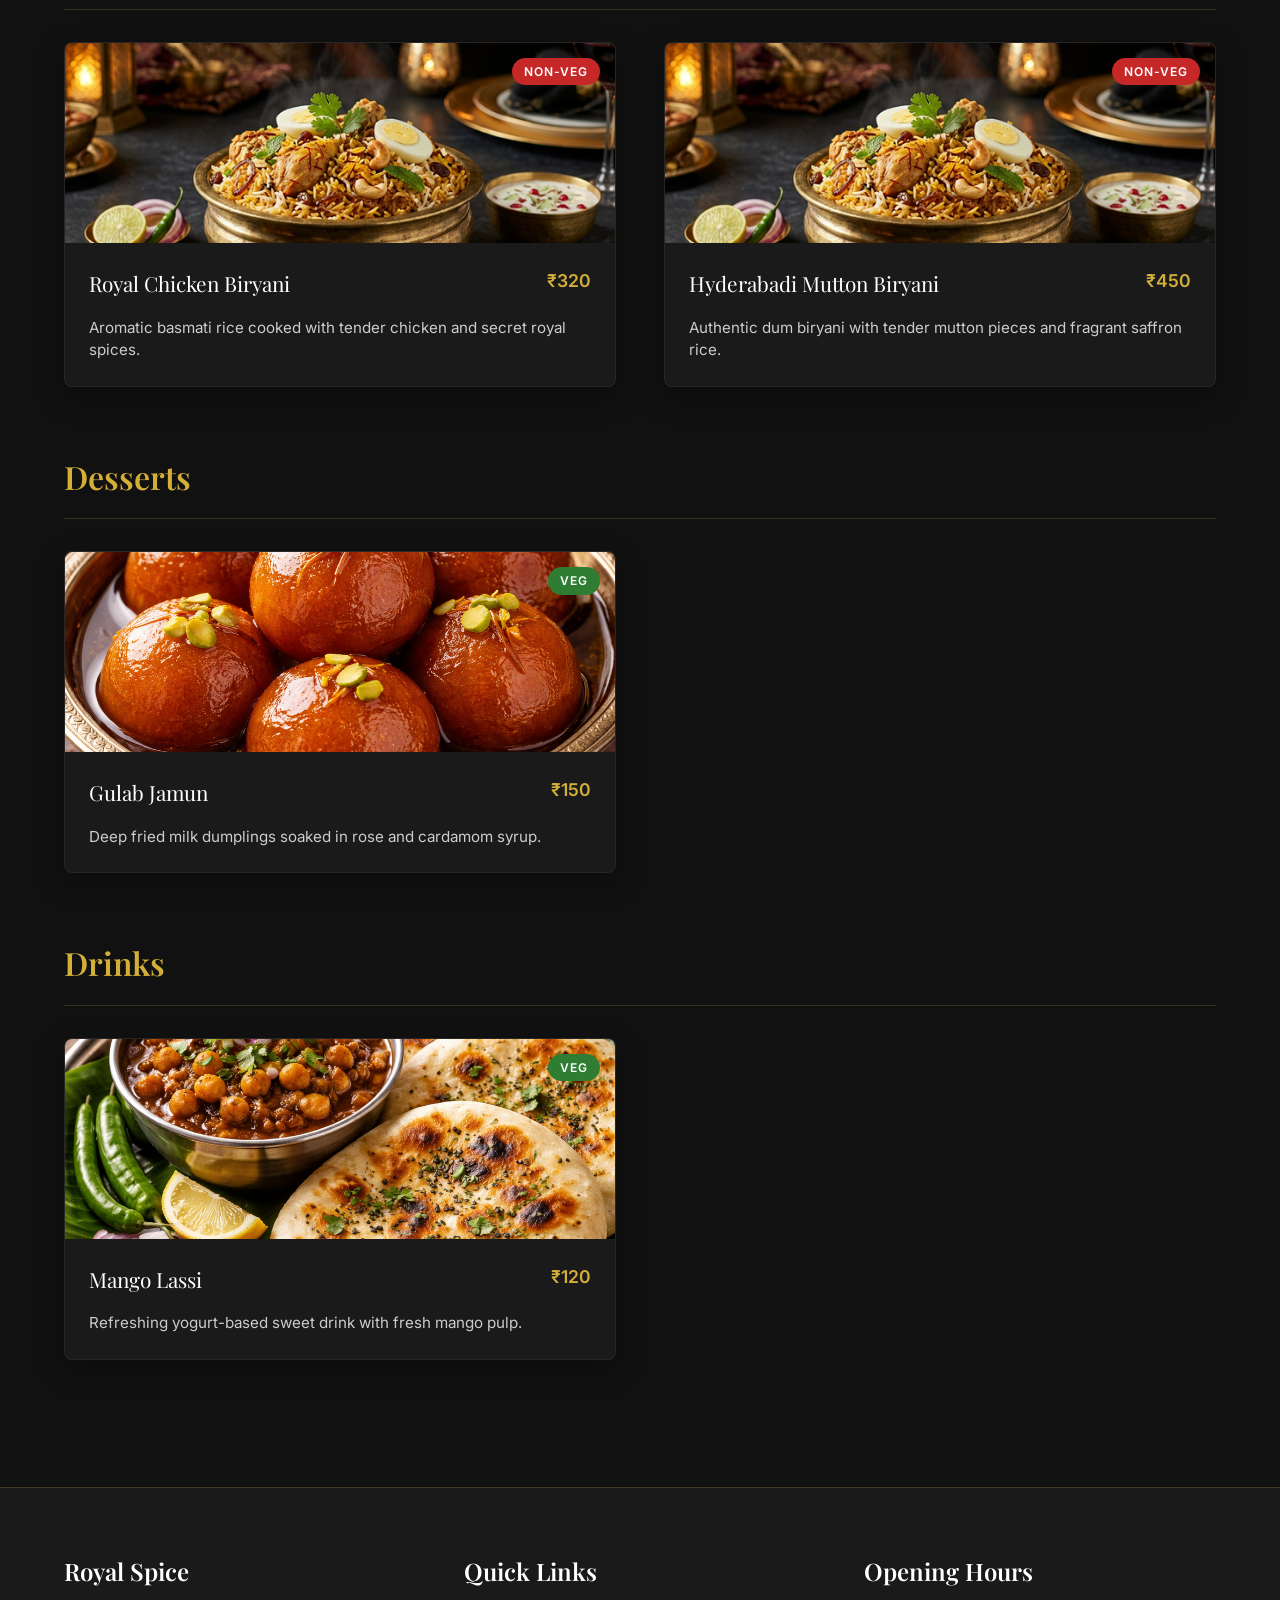
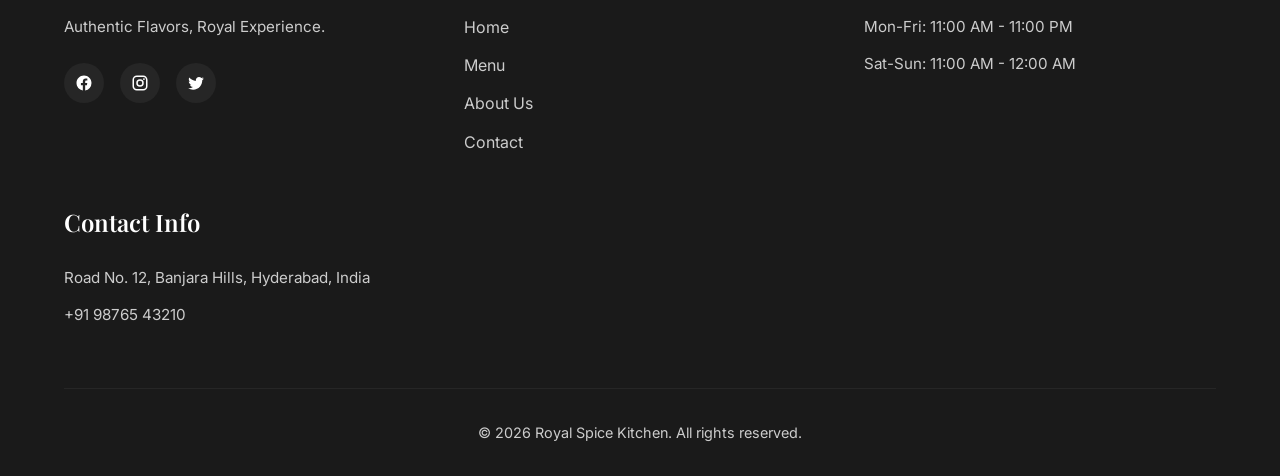
<file: menu.html>
<!DOCTYPE html>
<html lang="en">
<head>
    <meta charset="UTF-8">
    <meta name="viewport" content="width=device-width, initial-scale=1.0">
    <title>Menu | Royal Spice Kitchen</title>
    <!-- Google Fonts -->
    <link rel="preconnect" href="https://fonts.googleapis.com">
    <link rel="preconnect" href="https://fonts.gstatic.com" crossorigin>
    <link href="https://fonts.googleapis.com/css2?family=Inter:wght@300;400;500;600&family=Playfair+Display:wght@500;600;700&display=swap" rel="stylesheet">
    <!-- CSS -->
    <link rel="stylesheet" href="styles.css">
    <style>
        .page-header {
            background: linear-gradient(rgba(17, 17, 17, 0.8), rgba(17, 17, 17, 0.9)), url('images/dish_biryani_1773443363297.png') center/cover;
            padding: 12rem 5% 6rem;
            text-align: center;
        }
        .page-title {
            font-size: 3.5rem;
            color: var(--text-main);
            animation: fadeIn 0.8s ease;
        }
        
        .menu-section { padding: 4rem 5%; }
        .menu-category { margin-bottom: 4rem; }
        .menu-category-title {
            color: var(--accent-color); font-size: 2rem; border-bottom: 1px solid rgba(212, 175, 55, 0.2);
            padding-bottom: 1rem; margin-bottom: 2rem;
            font-family: 'Playfair Display', serif;
        }
        .menu-items { display: grid; grid-template-columns: 1fr; gap: 2rem; }
        @media (min-width: 768px) {
            .menu-items { grid-template-columns: 1fr 1fr; gap: 3rem; }
        }
        .menu-item { display: flex; flex-direction: column; }
        .item-header { display: flex; justify-content: space-between; align-items: baseline; border-bottom: 1px dashed rgba(255,255,255,0.1); margin-bottom: 0.5rem; padding-bottom: 0.5rem; }
        .item-name { font-family: 'Playfair Display', serif; font-size: 1.3rem; font-weight: 600; color: var(--text-main); }
        .item-price { color: var(--accent-color); font-weight: 600; font-size: 1.1rem; }
        .item-desc { color: var(--text-muted); font-size: 0.95rem; }
    </style>
</head>
<body>
    <nav class="navbar">
        <div class="nav-brand">
            <a href="index.html"><h2>Royal <span>Spice</span></h2></a>
        </div>
        <div class="menu-toggle">
            <span></span><span></span><span></span>
        </div>
        <div class="nav-links">
            <a href="index.html" class="nav-item">Home</a>
            <a href="menu.html" class="nav-item">Menu</a>
            <a href="about.html" class="nav-item">About</a>
            <a href="contact.html" class="nav-item">Contact</a>
            <a href="contact.html" class="btn btn-primary" style="margin-left: 1rem;">Reserve Table</a>
        </div>
    </nav>

    <header class="page-header">
        <h1 class="page-title">Our Menu</h1>
    </header>

    <section class="menu-section fade-in-section">
        <div class="menu-filters">
            <button class="filter-btn active" data-filter="all">All Items</button>
            <button class="filter-btn" data-filter="veg">Vegetarian</button>
            <button class="filter-btn" data-filter="non-veg">Non-Vegetarian</button>
            <button class="filter-btn" data-filter="dessert">Desserts</button>
            <button class="filter-btn" data-filter="drink">Drinks</button>
        </div>

        <div class="menu-category">
            <h2 class="menu-category-title">Starters</h2>
            <div class="menu-items">
                <div class="menu-item-card" data-category="veg">
                    <div class="menu-item-img-container">
                        <img src="images/dish_paneer_1773443394410.png" alt="Tandoori Paneer Tikka" class="menu-item-img" loading="lazy">
                        <span class="diet-tag diet-veg">Veg</span>
                    </div>
                    <div class="menu-item-content">
                        <div class="menu-item-header">
                            <span class="menu-item-title">Tandoori Paneer Tikka</span>
                            <span class="menu-item-price">₹280</span>
                        </div>
                        <p class="menu-item-desc">Cottage cheese marinated in yogurt and spices, charred in a clay oven.</p>
                    </div>
                </div>
                <div class="menu-item-card" data-category="non-veg">
                    <div class="menu-item-img-container">
                        <img src="images/dish_biryani_1773443363297.png" alt="Chicken Seekh Kebab" class="menu-item-img" loading="lazy">
                        <span class="diet-tag diet-non-veg">Non-Veg</span>
                    </div>
                    <div class="menu-item-content">
                        <div class="menu-item-header">
                            <span class="menu-item-title">Chicken Seekh Kebab</span>
                            <span class="menu-item-price">₹320</span>
                        </div>
                        <p class="menu-item-desc">Minced chicken with aromatic spices cooked over glowing charcoal.</p>
                    </div>
                </div>
            </div>
        </div>

        <div class="menu-category">
            <h2 class="menu-category-title">Main Course</h2>
            <div class="menu-items">
                <div class="menu-item-card" data-category="non-veg">
                    <div class="menu-item-img-container">
                        <img src="images/dish_butter_chicken_1773443377735.png" alt="Classic Butter Chicken" class="menu-item-img" loading="lazy">
                        <span class="diet-tag diet-non-veg">Non-Veg</span>
                    </div>
                    <div class="menu-item-content">
                        <div class="menu-item-header">
                            <span class="menu-item-title">Classic Butter Chicken</span>
                            <span class="menu-item-price">₹350</span>
                        </div>
                        <p class="menu-item-desc">Succulent chicken pieces in a rich, creamy tomato and cashew curry.</p>
                    </div>
                </div>
                <div class="menu-item-card" data-category="non-veg">
                    <div class="menu-item-img-container">
                        <img src="images/dish_biryani_1773443363297.png" alt="Mutton Rogan Josh" class="menu-item-img" loading="lazy">
                        <span class="diet-tag diet-non-veg">Non-Veg</span>
                    </div>
                    <div class="menu-item-content">
                        <div class="menu-item-header">
                            <span class="menu-item-title">Mutton Rogan Josh</span>
                            <span class="menu-item-price">₹480</span>
                        </div>
                        <p class="menu-item-desc">Tender mutton braised with a gravy flavored with garlic, ginger and aromatic spices.</p>
                    </div>
                </div>
            </div>
        </div>

        <div class="menu-category">
            <h2 class="menu-category-title">Biryani Specials</h2>
            <div class="menu-items">
                <div class="menu-item-card" data-category="non-veg">
                    <div class="menu-item-img-container">
                        <img src="images/dish_biryani_1773443363297.png" alt="Royal Chicken Biryani" class="menu-item-img" loading="lazy">
                        <span class="diet-tag diet-non-veg">Non-Veg</span>
                    </div>
                    <div class="menu-item-content">
                        <div class="menu-item-header">
                            <span class="menu-item-title">Royal Chicken Biryani</span>
                            <span class="menu-item-price">₹320</span>
                        </div>
                        <p class="menu-item-desc">Aromatic basmati rice cooked with tender chicken and secret royal spices.</p>
                    </div>
                </div>
                <div class="menu-item-card" data-category="non-veg">
                    <div class="menu-item-img-container">
                        <img src="images/dish_biryani_1773443363297.png" alt="Hyderabadi Mutton Biryani" class="menu-item-img" loading="lazy">
                        <span class="diet-tag diet-non-veg">Non-Veg</span>
                    </div>
                    <div class="menu-item-content">
                        <div class="menu-item-header">
                            <span class="menu-item-title">Hyderabadi Mutton Biryani</span>
                            <span class="menu-item-price">₹450</span>
                        </div>
                        <p class="menu-item-desc">Authentic dum biryani with tender mutton pieces and fragrant saffron rice.</p>
                    </div>
                </div>
            </div>
        </div>

        <div class="menu-category">
            <h2 class="menu-category-title">Desserts</h2>
            <div class="menu-items">
                <div class="menu-item-card" data-category="dessert">
                    <div class="menu-item-img-container">
                        <img src="images/gulab jamun delight.png" alt="Gulab Jamun" class="menu-item-img" loading="lazy">
                        <span class="diet-tag diet-veg">Veg</span>
                    </div>
                    <div class="menu-item-content">
                        <div class="menu-item-header">
                            <span class="menu-item-title">Gulab Jamun</span>
                            <span class="menu-item-price">₹150</span>
                        </div>
                        <p class="menu-item-desc">Deep fried milk dumplings soaked in rose and cardamom syrup.</p>
                    </div>
                </div>
            </div>
        </div>
        
        <div class="menu-category">
            <h2 class="menu-category-title">Drinks</h2>
            <div class="menu-items">
                <div class="menu-item-card" data-category="drink">
                    <div class="menu-item-img-container">
                        <img src="images/chole kulchey.png " alt="Mango Lassi" class="menu-item-img" loading="lazy">
                        <span class="diet-tag diet-veg">Veg</span>
                    </div>
                    <div class="menu-item-content">
                        <div class="menu-item-header">
                            <span class="menu-item-title">Mango Lassi</span>
                            <span class="menu-item-price">₹120</span>
                        </div>
                        <p class="menu-item-desc">Refreshing yogurt-based sweet drink with fresh mango pulp.</p>
                    </div>
                </div>
            </div>
        </div>
    </section>

    <footer>
        <div class="footer-content">
            <div class="footer-col">
                <h3>Royal <span>Spice</span></h3>
                <p>Authentic Flavors, Royal Experience.</p>
                <div class="social-links">
                    <a href="#" aria-label="Facebook"><svg viewBox="0 0 24 24"><path d="M12 2.04c-5.5 0-10 4.48-10 10.02 0 5 3.66 9.15 8.44 9.9v-7H7.9v-2.9h2.54V9.85c0-2.51 1.49-3.89 3.78-3.89 1.09 0 2.23.19 2.23.19v2.47h-1.26c-1.24 0-1.63.77-1.63 1.56v1.88h2.78l-.45 2.9h-2.33v7a10 10 0 0 0 8.44-9.9c0-5.54-4.5-10.02-10-10.02z"/></svg></a>
                    <a href="#" aria-label="Instagram"><svg viewBox="0 0 24 24"><path d="M7.8 2h8.4C19.4 2 22 4.6 22 7.8v8.4a5.8 5.8 0 0 1-5.8 5.8H7.8C4.6 22 2 19.4 2 16.2V7.8A5.8 5.8 0 0 1 7.8 2zm-.2 2A3.6 3.6 0 0 0 4 7.6v8.8C4 18.39 5.61 20 7.6 20h8.8a3.6 3.6 0 0 0 3.6-3.6V7.6C20 5.61 18.39 4 16.4 4H7.6zm9.65 1.5a1.25 1.25 0 0 1 1.25 1.25A1.25 1.25 0 0 1 17.25 8 1.25 1.25 0 0 1 16 6.75a1.25 1.25 0 0 1 1.25-1.25zM12 7a5 5 0 0 1 5 5 5 5 0 0 1-5 5 5 5 0 0 1-5-5 5 5 0 0 1 5-5zm0 2a3 3 0 0 0-3 3 3 3 0 0 0 3 3 3 3 0 0 0 3-3 3 3 0 0 0-3-3z"/></svg></a>
                    <a href="#" aria-label="Twitter"><svg viewBox="0 0 24 24"><path d="M22.46 6c-.77.35-1.6.58-2.46.69.88-.53 1.56-1.37 1.88-2.38-.83.5-1.75.85-2.72 1.05C18.37 4.5 17.26 4 16 4c-2.35 0-4.27 1.92-4.27 4.29 0 .34.04.67.11.98C8.28 9.09 5.11 7.38 3 4.79c-.37.63-.58 1.37-.58 2.15 0 1.49.75 2.81 1.91 3.56-.71 0-1.37-.2-1.95-.5v.03c0 2.08 1.48 3.82 3.44 4.21a4.22 4.22 0 0 1-1.93.07 4.28 4.28 0 0 0 4 2.98 8.521 8.521 0 0 1-5.33 1.84c-.34 0-.68-.02-1.02-.06C3.44 20.29 5.7 21 8.12 21 16 21 20.33 14.46 20.33 8.79c0-.19 0-.37-.01-.56.84-.6 1.56-1.36 2.14-2.23z"/></svg></a>
                </div>
            </div>
            <div class="footer-col">
                <h3>Quick Links</h3>
                <ul style="display: flex; flex-direction: column; gap: 0.8rem;">
                    <li><a href="index.html" style="color: var(--text-muted); transition: color 0.3s;">Home</a></li>
                    <li><a href="menu.html" style="color: var(--text-muted); transition: color 0.3s;">Menu</a></li>
                    <li><a href="about.html" style="color: var(--text-muted); transition: color 0.3s;">About Us</a></li>
                    <li><a href="contact.html" style="color: var(--text-muted); transition: color 0.3s;">Contact</a></li>
                </ul>
            </div>
            <div class="footer-col">
                <h3>Opening Hours</h3>
                <p>Mon-Fri: 11:00 AM - 11:00 PM</p>
                <p>Sat-Sun: 11:00 AM - 12:00 AM</p>
            </div>
            <div class="footer-col">
                <h3>Contact Info</h3>
                <p>Road No. 12, Banjara Hills, Hyderabad, India</p>
                <p>+91 98765 43210</p>
            </div>
        </div>
        <div class="footer-bottom">&copy; 2026 Royal Spice Kitchen. All rights reserved.</div>
    </footer>
    <a href="https://wa.me/919876543210" target="_blank" class="whatsapp-btn" aria-label="Chat on WhatsApp">💬</a>
    <script src="script.js"></script>
</body>
</html>
</file>
<file: styles.css>
:root {
  --bg-color: #111111;
  --bg-light: #1a1a1a;
  --accent-color: #D4AF37;
  --accent-hover: #b5952f;
  --text-main: #ffffff;
  --text-muted: #cccccc;
  --nav-height: 80px;
}

* {
  margin: 0;
  padding: 0;
  box-sizing: border-box;
}

html {
  scroll-behavior: smooth;
}

body {
  font-family: 'Inter', sans-serif;
  background-color: var(--bg-color);
  color: var(--text-main);
  line-height: 1.6;
  overflow-x: hidden;
}

h1, h2, h3, h4, h5, h6 {
  font-family: 'Playfair Display', serif;
  font-weight: 600;
  color: var(--accent-color);
}

a {
  text-decoration: none;
  color: inherit;
  transition: color 0.3s ease;
}

ul {
  list-style: none;
}

/* Typography Utility */
.section-title {
  text-align: center;
  font-size: 2.5rem;
  margin-bottom: 3rem;
  position: relative;
  width: fit-content;
  margin-inline: auto;
}

.section-title::after {
  content: '';
  display: block;
  width: 100%;
  height: 3px;
  background-color: var(--accent-color);
  margin-top: 1rem;
  border-radius: 2px;
}

/* Buttons */
.btn {
  display: inline-flex;
  align-items: center;
  justify-content: center;
  padding: 14px 32px;
  font-family: 'Inter', sans-serif;
  font-weight: 600;
  font-size: 0.95rem;
  text-transform: uppercase;
  letter-spacing: 1.5px;
  border-radius: 4px; /* Slight rounding for a premium feel */
  transition: all 0.4s cubic-bezier(0.4, 0, 0.2, 1);
  cursor: pointer;
  border: 1px solid transparent;
  position: relative;
  overflow: hidden;
  z-index: 1;
}

.btn::before {
  content: '';
  position: absolute;
  top: 0;
  left: 0;
  width: 100%;
  height: 100%;
  background-color: rgba(255, 255, 255, 0.1);
  transform: scaleX(0);
  transform-origin: right;
  transition: transform 0.4s cubic-bezier(0.4, 0, 0.2, 1);
  z-index: -1;
}

.btn:hover::before {
  transform: scaleX(1);
  transform-origin: left;
}


.btn-primary {
  background-color: var(--accent-color);
  color: var(--bg-color);
  box-shadow: 0 4px 15px rgba(0, 0, 0, 0.3);
}

.btn-primary:hover {
  background-color: var(--accent-hover);
  transform: translateY(-3px);
  box-shadow: 0 8px 25px rgba(212, 175, 55, 0.4);
  color: var(--bg-color);
}

.btn-outline {
  background-color: transparent;
  color: var(--accent-color);
  border: 1px solid var(--accent-color);
}

.btn-outline:hover {
  background-color: var(--accent-color);
  color: var(--bg-color);
  box-shadow: 0 6px 20px rgba(212, 175, 55, 0.25);
  transform: translateY(-3px);
}

/* Navigation */
.navbar {
  position: fixed;
  top: 0;
  left: 0;
  width: 100%;
  height: var(--nav-height);
  padding: 0 5%;
  display: flex;
  justify-content: space-between;
  align-items: center;
  background-color: rgba(17, 17, 17, 0.95);
  backdrop-filter: blur(10px);
  z-index: 1000;
  border-bottom: 1px solid rgba(255, 255, 255, 0.05);
  transition: all 0.3s ease;
}

.navbar.scrolled {
  box-shadow: 0 4px 20px rgba(0, 0, 0, 0.5);
  height: 70px;
}

.nav-brand {
  display: flex;
  align-items: center;
}

.nav-brand h2 {
  font-size: 1.8rem;
  color: var(--text-main);
  letter-spacing: 1px;
}

.nav-brand span {
  color: var(--accent-color);
}

.nav-links {
  display: flex;
  gap: 2rem;
  align-items: center;
}

.nav-links a {
  font-size: 0.95rem;
  font-weight: 500;
  text-transform: uppercase;
  letter-spacing: 1px;
}

.nav-links a:hover, .nav-links a.active {
  color: var(--accent-color);
}

.menu-toggle {
  display: none;
  flex-direction: column;
  gap: 6px;
  cursor: pointer;
  z-index: 1001;
}

.menu-toggle span {
  width: 30px;
  height: 2px;
  background-color: var(--text-main);
  transition: all 0.3s ease;
}

/* Global Sections */
section {
  padding: 6rem 5%;
}

/* Whatsapp Button */
.whatsapp-btn {
  position: fixed;
  bottom: 30px;
  right: 30px;
  width: 60px;
  height: 60px;
  background-color: #25D366;
  border-radius: 50%;
  display: flex;
  justify-content: center;
  align-items: center;
  z-index: 999;
  box-shadow: 0 4px 15px rgba(0, 0, 0, 0.3);
  transition: transform 0.3s ease;
  text-decoration: none;
}

.whatsapp-btn:hover {
  transform: scale(1.1);
  color: transparent;
}

.whatsapp-btn svg {
  fill: white;
  width: 35px;
  height: 35px;
}

/* Footer */
footer {
  background-color: var(--bg-light);
  padding: 4rem 5% 2rem;
  border-top: 1px solid rgba(212, 175, 55, 0.2);
}

.footer-content {
  display: grid;
  grid-template-columns: repeat(auto-fit, minmax(280px, 1fr));
  gap: 3rem;
  margin-bottom: 3rem;
}

.footer-col h3 {
  font-size: 1.5rem;
  margin-bottom: 1.5rem;
  color: var(--text-main);
}

.footer-col p {
  color: var(--text-muted);
  margin-bottom: 0.8rem;
  display: flex;
  align-items: center;
  font-size: 0.95rem;
}

.social-links {
  display: flex;
  gap: 1rem;
  margin-top: 1.5rem;
}

.social-links a {
  display: flex;
  justify-content: center;
  align-items: center;
  width: 40px;
  height: 40px;
  border-radius: 50%;
  background-color: rgba(255, 255, 255, 0.05);
  transition: all 0.3s ease;
}

.social-links a:hover {
  background-color: var(--accent-color);
  color: var(--bg-color);
}

.social-links svg {
  fill: white;
  width: 18px;
  height: 18px;
  transition: fill 0.3s ease;
}

.social-links a:hover svg {
  fill: var(--bg-color);
}

.footer-bottom {
  text-align: center;
  padding-top: 2rem;
  border-top: 1px solid rgba(255, 255, 255, 0.05);
  color: var(--text-muted);
  font-size: 0.9rem;
}

/* Animations */
@keyframes fadeIn {
  from { opacity: 0; transform: translateY(20px); }
  to { opacity: 1; transform: translateY(0); }
}

.fade-in {
  animation: fadeIn 0.8s ease forwards;
}

/* Scroll Animations */
.fade-in-section {
  opacity: 0;
  transform: translateY(30px);
  transition: opacity 0.8s ease-out, transform 0.8s ease-out;
  will-change: opacity, transform;
}

.fade-in-section.is-visible {
  opacity: 1;
  transform: none;
}

/* Menu Filters */
.menu-filters {
  display: flex;
  justify-content: center;
  flex-wrap: wrap;
  gap: 1rem;
  margin-bottom: 3rem;
}

.filter-btn {
  background: transparent;
  color: var(--text-main);
  border: 1px solid rgba(255,255,255,0.2);
  padding: 8px 24px;
  border-radius: 30px;
  cursor: pointer;
  font-family: 'Inter', sans-serif;
  font-weight: 500;
  transition: all 0.3s ease;
}

.filter-btn:hover, .filter-btn.active {
  background: var(--accent-color);
  color: var(--bg-color);
  border-color: var(--accent-color);
}

/* Modern Menu Cards */
.menu-item-card {
  background: var(--bg-light);
  border-radius: 8px;
  overflow: hidden;
  box-shadow: 0 10px 30px rgba(0,0,0,0.3);
  border: 1px solid rgba(255,255,255,0.05);
  transition: transform 0.4s ease, box-shadow 0.4s ease;
  display: flex;
  flex-direction: column;
}

.menu-item-card:hover {
  transform: translateY(-5px);
  box-shadow: 0 15px 40px rgba(0,0,0,0.5);
  border-color: rgba(212, 175, 55, 0.3);
}

.menu-item-img-container {
  width: 100%;
  height: 200px;
  overflow: hidden;
  position: relative;
}

.menu-item-img {
  width: 100%;
  height: 100%;
  object-fit: cover;
  transition: transform 0.5s ease;
}

.menu-item-card:hover .menu-item-img {
  transform: scale(1.05);
}

.diet-tag {
  position: absolute;
  top: 15px;
  right: 15px;
  padding: 4px 12px;
  border-radius: 20px;
  font-size: 0.75rem;
  font-weight: 600;
  text-transform: uppercase;
  letter-spacing: 1px;
}

.diet-veg {
  background-color: #2e7d32;
  color: white;
}

.diet-non-veg {
  background-color: #c62828;
  color: white;
}

.menu-item-content {
  padding: 1.5rem;
  display: flex;
  flex-direction: column;
  flex-grow: 1;
}

.menu-item-header {
  display: flex;
  justify-content: space-between;
  align-items: flex-start;
  margin-bottom: 1rem;
}

.menu-item-title {
  font-family: 'Playfair Display', serif;
  font-size: 1.3rem;
  color: var(--text-main);
  margin-right: 1rem;
}

.menu-item-price {
  color: var(--accent-color);
  font-weight: 600;
  font-size: 1.1rem;
}

.menu-item-desc {
  color: var(--text-muted);
  font-size: 0.95rem;
  line-height: 1.5;
  flex-grow: 1;
}

/* Mobile Responsiveness */
@media (max-width: 768px) {
  .menu-toggle {
    display: flex;
  }

  .nav-links {
    position: fixed;
    top: 0;
    left: -100%;
    width: 100%;
    height: 100vh;
    background-color: rgba(17, 17, 17, 0.98);
    backdrop-filter: blur(10px);
    flex-direction: column;
    justify-content: center;
    align-items: center;
    gap: 3rem;
    transition: left 0.3s ease;
    z-index: 1000;
  }

  .nav-links.active {
    left: 0;
  }

  .nav-links a {
    font-size: 1.5rem;
  }
}
</file>
